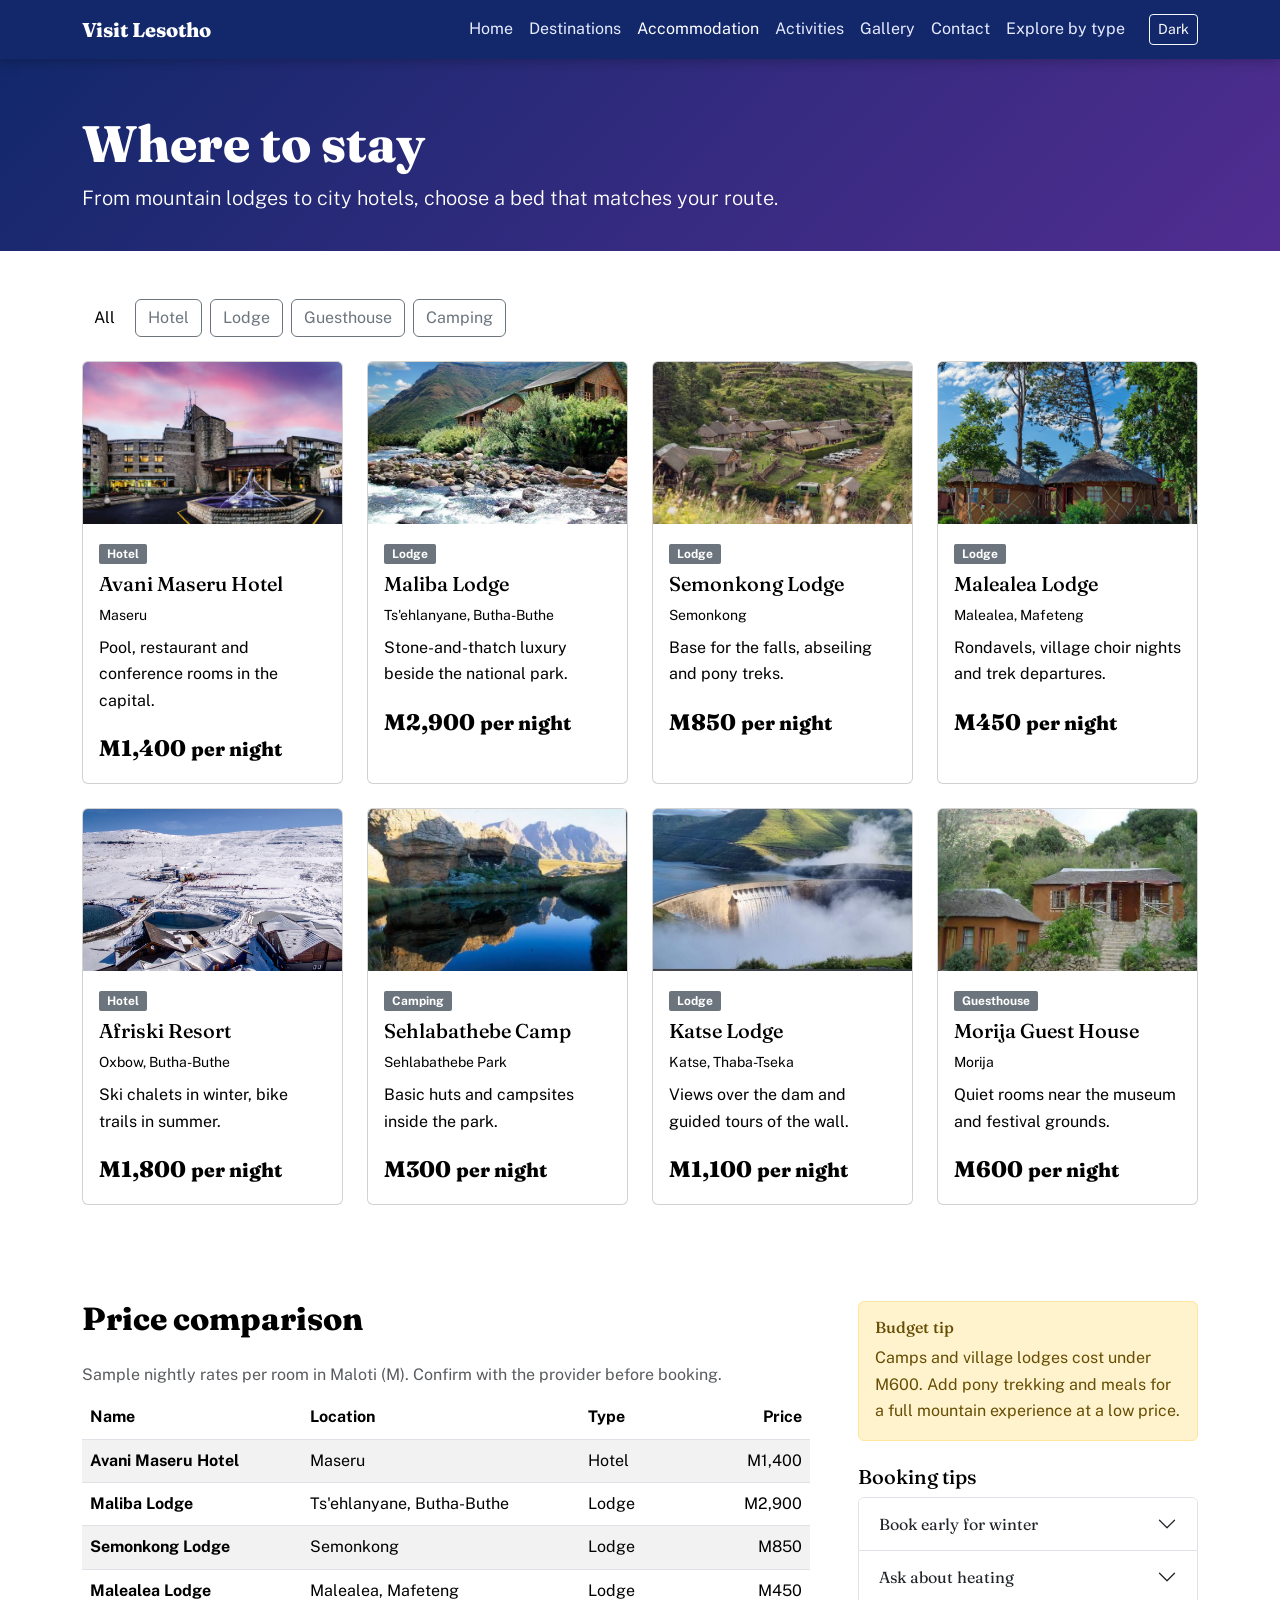
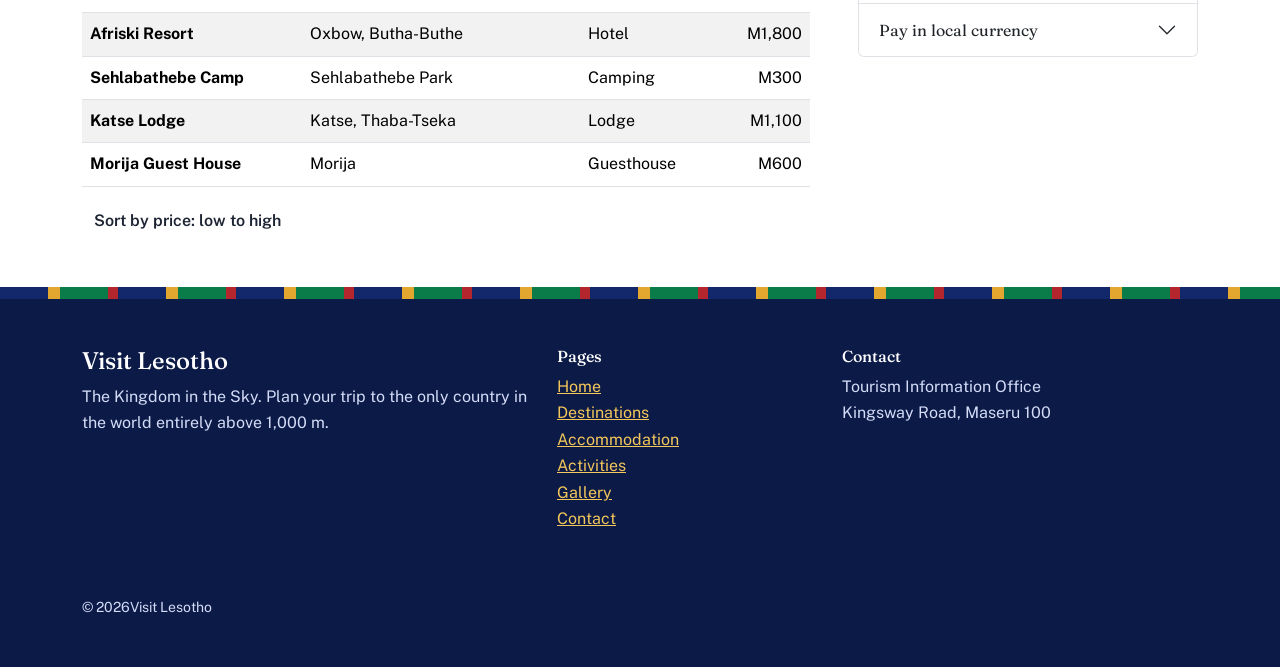
<file: accommodation.html>
<!doctype html>
<html lang="en">
  <head>
    <meta charset="utf-8" />
    <meta name="viewport" content="width=device-width, initial-scale=1" />
    <title>Accommodation | Visit Lesotho</title>
    <meta
      name="description"
      content="Hotels, lodges, guesthouses and camps across Lesotho with sample prices."
    />
    <script src="js/theme.js"></script>
    <link
      href="https://cdn.jsdelivr.net/npm/bootstrap@5.3.3/dist/css/bootstrap.min.css"
      rel="stylesheet"
    />
    <link
      href="https://fonts.googleapis.com/css2?family=Fraunces:opsz,wght@9..144,800&family=Public+Sans:wght@400;600&display=swap"
      rel="stylesheet"
    />
    <link href="css/accommodation.css" rel="stylesheet" />
  </head>
  <body>
    <a class="skip-link" href="#main">Skip to content</a>
    <header class="site-header">
      <nav class="navbar navbar-expand-lg navbar-dark" aria-label="Main navigation">
        <div class="container">
          <a class="navbar-brand" href="index.html">Visit <span>Lesotho</span></a>
          <button
            class="navbar-toggler"
            type="button"
            data-bs-toggle="collapse"
            data-bs-target="#menu"
            aria-controls="menu"
            aria-expanded="false"
            aria-label="Toggle navigation"
          >
            <span class="navbar-toggler-icon"></span>
          </button>
          <div class="collapse navbar-collapse" id="menu">
            <ul class="navbar-nav ms-auto align-items-lg-center">
              <li class="nav-item"><a class="nav-link" href="index.html">Home</a></li>
              <li class="nav-item">
                <a class="nav-link" href="destinations.html">Destinations</a>
              </li>
              <li class="nav-item">
                <a class="nav-link active" href="accommodation.html" aria-current="page"
                  >Accommodation</a
                >
              </li>
              <li class="nav-item"><a class="nav-link" href="activities.html">Activities</a></li>
              <li class="nav-item"><a class="nav-link" href="gallery.html">Gallery</a></li>
              <li class="nav-item"><a class="nav-link" href="contact.html">Contact</a></li>
              <li class="nav-item dropdown">
                <a
                  class="nav-link dropdown-toggle"
                  href="#"
                  role="button"
                  data-bs-toggle="dropdown"
                  aria-expanded="false"
                  >Explore by type</a
                >
                <ul class="dropdown-menu dropdown-menu-end">
                  <li><a class="dropdown-item" href="destinations.html?cat=Nature">Nature</a></li>
                  <li>
                    <a class="dropdown-item" href="destinations.html?cat=Heritage">Heritage</a>
                  </li>
                  <li><a class="dropdown-item" href="destinations.html?cat=Culture">Culture</a></li>
                  <li>
                    <a class="dropdown-item" href="destinations.html?cat=Adventure">Adventure</a>
                  </li>
                </ul>
              </li>
              <li class="nav-item">
                <span id="navUser" class="badge text-bg-warning ms-lg-2 d-none"></span>
              </li>
              <li class="nav-item">
                <button
                  id="themeBtn"
                  class="btn btn-sm btn-outline-light ms-lg-3 my-2 my-lg-0"
                  type="button"
                  aria-pressed="false"
                >
                  Dark
                </button>
              </li>
            </ul>
          </div>
        </div>
      </nav>
    </header>
    <main id="main">
      <section class="page-title">
        <div class="container">
          <h1>Where to stay</h1>
          <p class="lead mb-0">
            From mountain lodges to city hotels, choose a bed that matches your route.
          </p>
        </div>
      </section>
      <section>
        <div class="container">
          <div
            class="d-flex flex-wrap gap-2 mb-4"
            id="typeFilter"
            role="group"
            aria-label="Filter by accommodation type"
          >
            <button class="btn btn-brand active" data-type="All" type="button">All</button
            ><button class="btn btn-outline-secondary" data-type="Hotel" type="button">Hotel</button
            ><button class="btn btn-outline-secondary" data-type="Lodge" type="button">Lodge</button
            ><button class="btn btn-outline-secondary" data-type="Guesthouse" type="button">
              Guesthouse</button
            ><button class="btn btn-outline-secondary" data-type="Camping" type="button">
              Camping
            </button>
          </div>
          <div class="row g-4" id="lodges">
            <div class="col-sm-6 col-xl-3" data-type="Hotel">
              <article class="card h-100">
                <img
                  src="avani hotel.avif"
                  alt="Illustrated landscape near Avani Maseru Hotel"
                  loading="lazy"
                />
                <div class="card-body">
                  <span class="badge text-bg-secondary mb-2">Hotel</span>
                  <h3 class="h5">Avani Maseru Hotel</h3>
                  <p class="small muted mb-2">Maseru</p>
                  <p>Pool, restaurant and conference rooms in the capital.</p>
                  <p class="price mb-0">M1,400 <small class="muted">per night</small></p>
                </div>
              </article>
            </div>
            <div class="col-sm-6 col-xl-3" data-type="Lodge">
              <article class="card h-100">
                <img
                  src="maliba lodge.jpg"
                  alt="Illustrated landscape near Maliba Lodge"
                  loading="lazy"
                />
                <div class="card-body">
                  <span class="badge text-bg-secondary mb-2">Lodge</span>
                  <h3 class="h5">Maliba Lodge</h3>
                  <p class="small muted mb-2">Ts'ehlanyane, Butha-Buthe</p>
                  <p>Stone-and-thatch luxury beside the national park.</p>
                  <p class="price mb-0">M2,900 <small class="muted">per night</small></p>
                </div>
              </article>
            </div>
            <div class="col-sm-6 col-xl-3" data-type="Lodge">
              <article class="card h-100">
                <img
                  src="semonkong lodge.jpg"
                  alt="Illustrated landscape near Semonkong Lodge"
                  loading="lazy"
                />
                <div class="card-body">
                  <span class="badge text-bg-secondary mb-2">Lodge</span>
                  <h3 class="h5">Semonkong Lodge</h3>
                  <p class="small muted mb-2">Semonkong</p>
                  <p>Base for the falls, abseiling and pony treks.</p>
                  <p class="price mb-0">M850 <small class="muted">per night</small></p>
                </div>
              </article>
            </div>
            <div class="col-sm-6 col-xl-3" data-type="Lodge">
              <article class="card h-100">
                <img
                  src="malealea-lodge.jpg"
                  alt="Illustrated landscape near Malealea Lodge"
                  loading="lazy"
                />
                <div class="card-body">
                  <span class="badge text-bg-secondary mb-2">Lodge</span>
                  <h3 class="h5">Malealea Lodge</h3>
                  <p class="small muted mb-2">Malealea, Mafeteng</p>
                  <p>Rondavels, village choir nights and trek departures.</p>
                  <p class="price mb-0">M450 <small class="muted">per night</small></p>
                </div>
              </article>
            </div>
            <div class="col-sm-6 col-xl-3" data-type="Hotel">
              <article class="card h-100">
                <img
                  src="afriski.jpg"
                  alt="Illustrated landscape near Afriski Resort"
                  loading="lazy"
                />
                <div class="card-body">
                  <span class="badge text-bg-secondary mb-2">Hotel</span>
                  <h3 class="h5">Afriski Resort</h3>
                  <p class="small muted mb-2">Oxbow, Butha-Buthe</p>
                  <p>Ski chalets in winter, bike trails in summer.</p>
                  <p class="price mb-0">M1,800 <small class="muted">per night</small></p>
                </div>
              </article>
            </div>
            <div class="col-sm-6 col-xl-3" data-type="Camping">
              <article class="card h-100">
                <img
                  src="sehlabathebe.jpg"
                  alt="Illustrated landscape near Sehlabathebe Camp"
                  loading="lazy"
                />
                <div class="card-body">
                  <span class="badge text-bg-secondary mb-2">Camping</span>
                  <h3 class="h5">Sehlabathebe Camp</h3>
                  <p class="small muted mb-2">Sehlabathebe Park</p>
                  <p>Basic huts and campsites inside the park.</p>
                  <p class="price mb-0">M300 <small class="muted">per night</small></p>
                </div>
              </article>
            </div>
            <div class="col-sm-6 col-xl-3" data-type="Lodge">
              <article class="card h-100">
                <img
                  src="katse dam.jpg"
                  alt="Illustrated landscape near Katse Lodge"
                  loading="lazy"
                />
                <div class="card-body">
                  <span class="badge text-bg-secondary mb-2">Lodge</span>
                  <h3 class="h5">Katse Lodge</h3>
                  <p class="small muted mb-2">Katse, Thaba-Tseka</p>
                  <p>Views over the dam and guided tours of the wall.</p>
                  <p class="price mb-0">M1,100 <small class="muted">per night</small></p>
                </div>
              </article>
            </div>
            <div class="col-sm-6 col-xl-3" data-type="Guesthouse">
              <article class="card h-100">
                <img
                  src="morija guest house.jpg"
                  alt="Illustrated landscape near Morija Guest House"
                  loading="lazy"
                />
                <div class="card-body">
                  <span class="badge text-bg-secondary mb-2">Guesthouse</span>
                  <h3 class="h5">Morija Guest House</h3>
                  <p class="small muted mb-2">Morija</p>
                  <p>Quiet rooms near the museum and festival grounds.</p>
                  <p class="price mb-0">M600 <small class="muted">per night</small></p>
                </div>
              </article>
            </div>
          </div>
        </div>
      </section>
      <section>
        <div class="container">
          <div class="row g-5">
            <article class="col-lg-8">
              <h2 class="mb-3">Price comparison</h2>
              <div class="table-responsive">
                <table class="table table-striped align-middle" id="priceTable">
                  <caption>
                    Sample nightly rates per room in Maloti (M). Confirm with the provider before
                    booking.
                  </caption>
                  <thead>
                    <tr>
                      <th scope="col">Name</th>
                      <th scope="col">Location</th>
                      <th scope="col">Type</th>
                      <th scope="col" class="text-end">Price</th>
                    </tr>
                  </thead>
                  <tbody>
                    <tr data-type="Hotel" data-price="1400">
                      <th scope="row">Avani Maseru Hotel</th>
                      <td>Maseru</td>
                      <td>Hotel</td>
                      <td class="text-end">M1,400</td>
                    </tr>
                    <tr data-type="Lodge" data-price="2900">
                      <th scope="row">Maliba Lodge</th>
                      <td>Ts'ehlanyane, Butha-Buthe</td>
                      <td>Lodge</td>
                      <td class="text-end">M2,900</td>
                    </tr>
                    <tr data-type="Lodge" data-price="850">
                      <th scope="row">Semonkong Lodge</th>
                      <td>Semonkong</td>
                      <td>Lodge</td>
                      <td class="text-end">M850</td>
                    </tr>
                    <tr data-type="Lodge" data-price="450">
                      <th scope="row">Malealea Lodge</th>
                      <td>Malealea, Mafeteng</td>
                      <td>Lodge</td>
                      <td class="text-end">M450</td>
                    </tr>
                    <tr data-type="Hotel" data-price="1800">
                      <th scope="row">Afriski Resort</th>
                      <td>Oxbow, Butha-Buthe</td>
                      <td>Hotel</td>
                      <td class="text-end">M1,800</td>
                    </tr>
                    <tr data-type="Camping" data-price="300">
                      <th scope="row">Sehlabathebe Camp</th>
                      <td>Sehlabathebe Park</td>
                      <td>Camping</td>
                      <td class="text-end">M300</td>
                    </tr>
                    <tr data-type="Lodge" data-price="1100">
                      <th scope="row">Katse Lodge</th>
                      <td>Katse, Thaba-Tseka</td>
                      <td>Lodge</td>
                      <td class="text-end">M1,100</td>
                    </tr>
                    <tr data-type="Guesthouse" data-price="600">
                      <th scope="row">Morija Guest House</th>
                      <td>Morija</td>
                      <td>Guesthouse</td>
                      <td class="text-end">M600</td>
                    </tr>
                  </tbody>
                </table>
              </div>
              <button id="sortPrice" class="btn btn-straw" type="button">
                Sort by price: low to high
              </button>
            </article>
            <aside class="col-lg-4">
              <div class="alert alert-warning" role="note">
                <h3 class="h6">Budget tip</h3>
                Camps and village lodges cost under M600. Add pony trekking and meals for a full
                mountain experience at a low price.
              </div>
              <h3 class="h5 mt-4">Booking tips</h3>
              <div class="accordion" id="tips">
                <div class="accordion-item">
                  <h3 class="accordion-header">
                    <button
                      class="accordion-button collapsed"
                      type="button"
                      data-bs-toggle="collapse"
                      data-bs-target="#t0"
                      aria-expanded="false"
                      aria-controls="t0"
                    >
                      Book early for winter
                    </button>
                  </h3>
                  <div id="t0" class="accordion-collapse collapse" data-bs-parent="#tips">
                    <div class="accordion-body">
                      Afriski and the lodges near Sani Pass fill up from June to August. Reserve at
                      least a month ahead.
                    </div>
                  </div>
                </div>
                <div class="accordion-item">
                  <h3 class="accordion-header">
                    <button
                      class="accordion-button collapsed"
                      type="button"
                      data-bs-toggle="collapse"
                      data-bs-target="#t1"
                      aria-expanded="false"
                      aria-controls="t1"
                    >
                      Ask about heating
                    </button>
                  </h3>
                  <div id="t1" class="accordion-collapse collapse" data-bs-parent="#tips">
                    <div class="accordion-body">
                      Nights are cold all year. Confirm that rooms have heaters or fireplaces, and
                      bring a warm sleeping bag for camps.
                    </div>
                  </div>
                </div>
                <div class="accordion-item">
                  <h3 class="accordion-header">
                    <button
                      class="accordion-button collapsed"
                      type="button"
                      data-bs-toggle="collapse"
                      data-bs-target="#t2"
                      aria-expanded="false"
                      aria-controls="t2"
                    >
                      Pay in local currency
                    </button>
                  </h3>
                  <div id="t2" class="accordion-collapse collapse" data-bs-parent="#tips">
                    <div class="accordion-body">
                      Small lodges prefer cash in Maloti or rand. Card machines can fail in remote
                      areas.
                    </div>
                  </div>
                </div>
              </div>
            </aside>
          </div>
        </div>
      </section>
    </main>
    <footer class="site-footer">
      <div class="blanket"></div>
      <div class="container py-5">
        <div class="row g-4">
          <div class="col-md-5">
            <h2 class="h4 text-white">Visit Lesotho</h2>
            <p>
              The Kingdom in the Sky. Plan your trip to the only country in the world entirely above
              1,000 m.
            </p>
          </div>
          <div class="col-6 col-md-3">
            <h3 class="h6 text-white">Pages</h3>
            <ul class="list-unstyled">
              <li><a href="index.html">Home</a></li>
              <li><a href="destinations.html">Destinations</a></li>
              <li><a href="accommodation.html">Accommodation</a></li>
              <li><a href="activities.html">Activities</a></li>
              <li><a href="gallery.html">Gallery</a></li>
              <li><a href="contact.html">Contact</a></li>
            </ul>
          </div>
          <div class="col-6 col-md-4">
            <h3 class="h6 text-white">Contact</h3>
            <address class="mb-0">
              Tourism Information Office<br />Kingsway Road, Maseru 100<br /><a>
            </address>
          </div>
        </div>
        <p class="small mt-4 mb-0">
          &copy; <span id="year"></span>Visit Lesotho</p>
      </div>
    </footer>
    <button id="toTop" class="btn btn-straw" type="button" aria-label="Back to top" hidden>
      Top
    </button>
    <script src="https://cdn.jsdelivr.net/npm/bootstrap@5.3.3/dist/js/bootstrap.bundle.min.js"></script>
    <script src="js/main.js"></script>
    <script src="js/accommodation.js"></script>
  </body>
</html>
</file>
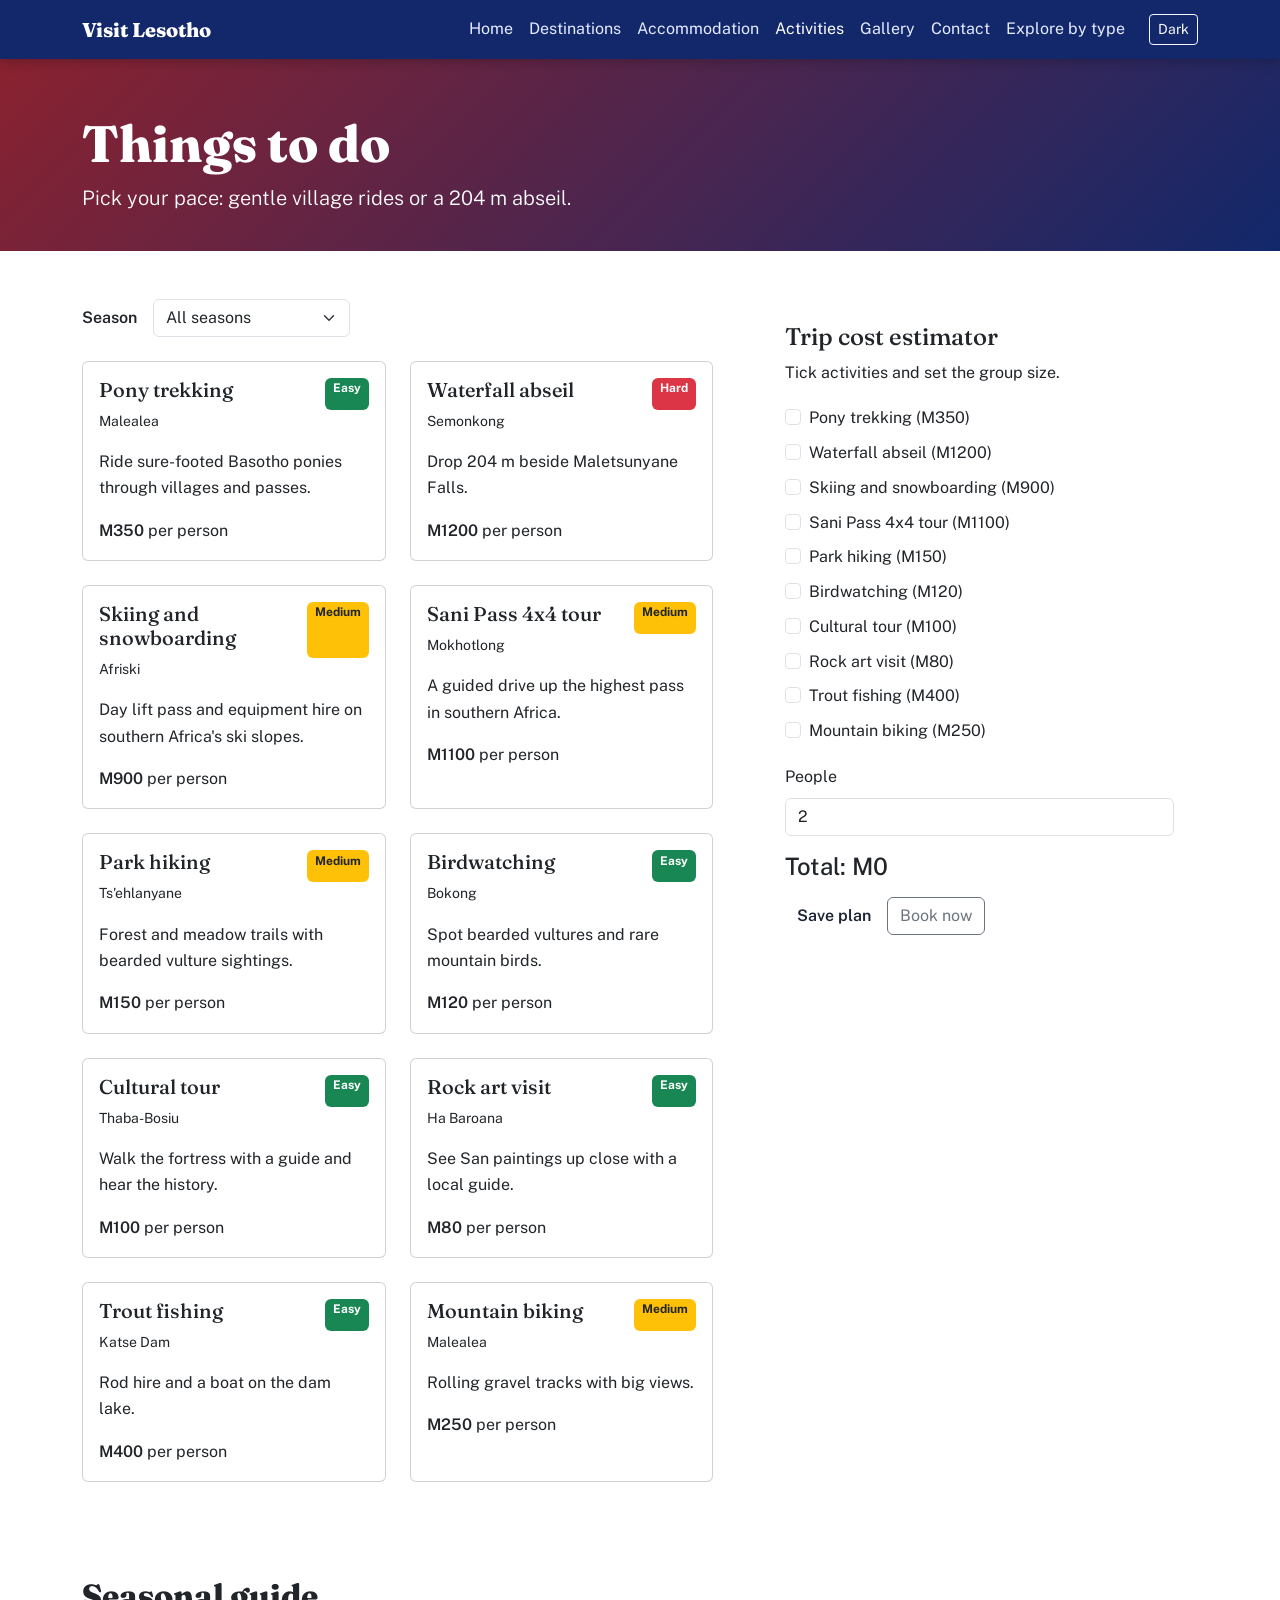
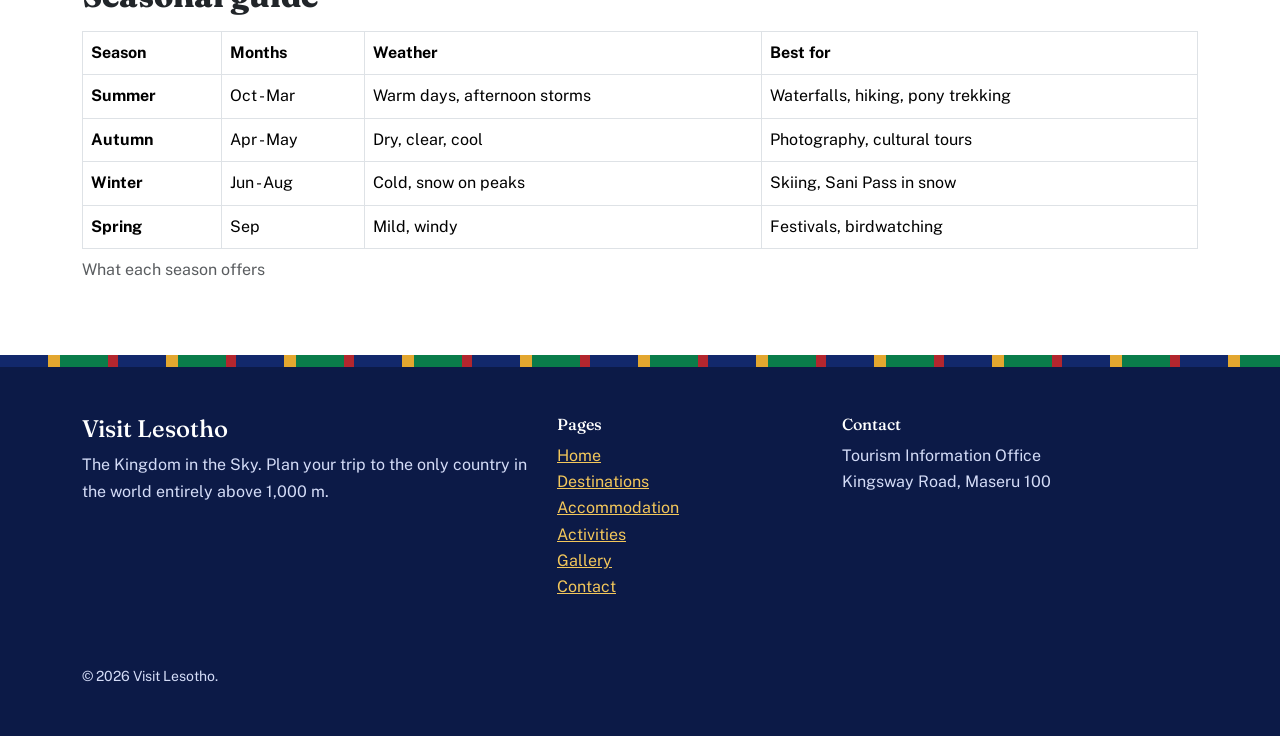
<file: activities.html>
<!doctype html>
<html lang="en">
  <head>
    <meta charset="utf-8" />
    <meta name="viewport" content="width=device-width, initial-scale=1" />
    <title>Activities | Visit Lesotho</title>
    <meta
      name="description"
      content="Pony trekking, abseiling, skiing, hiking and cultural tours in Lesotho with a trip cost estimator."
    />
    <script src="js/theme.js"></script>
    <link
      href="https://cdn.jsdelivr.net/npm/bootstrap@5.3.3/dist/css/bootstrap.min.css"
      rel="stylesheet"
    />
    <link
      href="https://fonts.googleapis.com/css2?family=Fraunces:opsz,wght@9..144,800&family=Public+Sans:wght@400;600&display=swap"
      rel="stylesheet"
    />
    <link href="css/activities.css" rel="stylesheet" />
  </head>
  <body>
    <a class="skip-link" href="#main">Skip to content</a>
    <header class="site-header">
      <nav class="navbar navbar-expand-lg navbar-dark" aria-label="Main navigation">
        <div class="container">
          <a class="navbar-brand" href="index.html">Visit <span>Lesotho</span></a>
          <button
            class="navbar-toggler"
            type="button"
            data-bs-toggle="collapse"
            data-bs-target="#menu"
            aria-controls="menu"
            aria-expanded="false"
            aria-label="Toggle navigation"
          >
            <span class="navbar-toggler-icon"></span>
          </button>
          <div class="collapse navbar-collapse" id="menu">
            <ul class="navbar-nav ms-auto align-items-lg-center">
              <li class="nav-item"><a class="nav-link" href="index.html">Home</a></li>
              <li class="nav-item">
                <a class="nav-link" href="destinations.html">Destinations</a>
              </li>
              <li class="nav-item">
                <a class="nav-link" href="accommodation.html">Accommodation</a>
              </li>
              <li class="nav-item">
                <a class="nav-link active" href="activities.html" aria-current="page">Activities</a>
              </li>
              <li class="nav-item"><a class="nav-link" href="gallery.html">Gallery</a></li>
              <li class="nav-item"><a class="nav-link" href="contact.html">Contact</a></li>
              <li class="nav-item dropdown">
                <a
                  class="nav-link dropdown-toggle"
                  href="#"
                  role="button"
                  data-bs-toggle="dropdown"
                  aria-expanded="false"
                  >Explore by type</a
                >
                <ul class="dropdown-menu dropdown-menu-end">
                  <li><a class="dropdown-item" href="destinations.html?cat=Nature">Nature</a></li>
                  <li>
                    <a class="dropdown-item" href="destinations.html?cat=Heritage">Heritage</a>
                  </li>
                  <li><a class="dropdown-item" href="destinations.html?cat=Culture">Culture</a></li>
                  <li>
                    <a class="dropdown-item" href="destinations.html?cat=Adventure">Adventure</a>
                  </li>
                </ul>
              </li>
              <li class="nav-item">
                <span id="navUser" class="badge text-bg-warning ms-lg-2 d-none"></span>
              </li>
              <li class="nav-item">
                <button
                  id="themeBtn"
                  class="btn btn-sm btn-outline-light ms-lg-3 my-2 my-lg-0"
                  type="button"
                  aria-pressed="false"
                >
                  Dark
                </button>
              </li>
            </ul>
          </div>
        </div>
      </nav>
    </header>
    <main id="main">
      <section class="page-title">
        <div class="container">
          <h1>Things to do</h1>
          <p class="lead mb-0">Pick your pace: gentle village rides or a 204 m abseil.</p>
        </div>
      </section>
      <section>
        <div class="container">
          <div class="row g-5">
            <div class="col-lg-7">
              <div class="d-flex align-items-center gap-3 mb-4">
                <label for="season" class="fw-semibold">Season</label
                ><select id="season" class="form-select w-auto">
                  <option value="all">All seasons</option>
                  <option value="summer">Summer (Oct - Mar)</option>
                  <option value="winter">Winter (Jun - Aug)</option>
                </select>
              </div>
              <div class="row g-4" id="actGrid">
                <div class="col-md-6" data-season="summer winter">
                  <article class="card h-100 act">
                    <div class="card-body">
                      <div class="d-flex justify-content-between">
                        <h3 class="h5">Pony trekking</h3>
                        <span class="badge text-bg-success">Easy</span>
                      </div>
                      <p class="small muted">Malealea</p>
                      <p>Ride sure-footed Basotho ponies through villages and passes.</p>
                      <p class="mb-0 fw-semibold">
                        M350 <span class="muted fw-normal">per person</span>
                      </p>
                    </div>
                  </article>
                </div>
                <div class="col-md-6" data-season="summer">
                  <article class="card h-100 act">
                    <div class="card-body">
                      <div class="d-flex justify-content-between">
                        <h3 class="h5">Waterfall abseil</h3>
                        <span class="badge text-bg-danger">Hard</span>
                      </div>
                      <p class="small muted">Semonkong</p>
                      <p>Drop 204 m beside Maletsunyane Falls.</p>
                      <p class="mb-0 fw-semibold">
                        M1200 <span class="muted fw-normal">per person</span>
                      </p>
                    </div>
                  </article>
                </div>
                <div class="col-md-6" data-season="winter">
                  <article class="card h-100 act">
                    <div class="card-body">
                      <div class="d-flex justify-content-between">
                        <h3 class="h5">Skiing and snowboarding</h3>
                        <span class="badge text-bg-warning text-dark">Medium</span>
                      </div>
                      <p class="small muted">Afriski</p>
                      <p>Day lift pass and equipment hire on southern Africa's ski slopes.</p>
                      <p class="mb-0 fw-semibold">
                        M900 <span class="muted fw-normal">per person</span>
                      </p>
                    </div>
                  </article>
                </div>
                <div class="col-md-6" data-season="summer winter">
                  <article class="card h-100 act">
                    <div class="card-body">
                      <div class="d-flex justify-content-between">
                        <h3 class="h5">Sani Pass 4x4 tour</h3>
                        <span class="badge text-bg-warning text-dark">Medium</span>
                      </div>
                      <p class="small muted">Mokhotlong</p>
                      <p>A guided drive up the highest pass in southern Africa.</p>
                      <p class="mb-0 fw-semibold">
                        M1100 <span class="muted fw-normal">per person</span>
                      </p>
                    </div>
                  </article>
                </div>
                <div class="col-md-6" data-season="summer">
                  <article class="card h-100 act">
                    <div class="card-body">
                      <div class="d-flex justify-content-between">
                        <h3 class="h5">Park hiking</h3>
                        <span class="badge text-bg-warning text-dark">Medium</span>
                      </div>
                      <p class="small muted">Ts'ehlanyane</p>
                      <p>Forest and meadow trails with bearded vulture sightings.</p>
                      <p class="mb-0 fw-semibold">
                        M150 <span class="muted fw-normal">per person</span>
                      </p>
                    </div>
                  </article>
                </div>
                <div class="col-md-6" data-season="summer">
                  <article class="card h-100 act">
                    <div class="card-body">
                      <div class="d-flex justify-content-between">
                        <h3 class="h5">Birdwatching</h3>
                        <span class="badge text-bg-success">Easy</span>
                      </div>
                      <p class="small muted">Bokong</p>
                      <p>Spot bearded vultures and rare mountain birds.</p>
                      <p class="mb-0 fw-semibold">
                        M120 <span class="muted fw-normal">per person</span>
                      </p>
                    </div>
                  </article>
                </div>
                <div class="col-md-6" data-season="summer winter">
                  <article class="card h-100 act">
                    <div class="card-body">
                      <div class="d-flex justify-content-between">
                        <h3 class="h5">Cultural tour</h3>
                        <span class="badge text-bg-success">Easy</span>
                      </div>
                      <p class="small muted">Thaba-Bosiu</p>
                      <p>Walk the fortress with a guide and hear the history.</p>
                      <p class="mb-0 fw-semibold">
                        M100 <span class="muted fw-normal">per person</span>
                      </p>
                    </div>
                  </article>
                </div>
                <div class="col-md-6" data-season="summer winter">
                  <article class="card h-100 act">
                    <div class="card-body">
                      <div class="d-flex justify-content-between">
                        <h3 class="h5">Rock art visit</h3>
                        <span class="badge text-bg-success">Easy</span>
                      </div>
                      <p class="small muted">Ha Baroana</p>
                      <p>See San paintings up close with a local guide.</p>
                      <p class="mb-0 fw-semibold">
                        M80 <span class="muted fw-normal">per person</span>
                      </p>
                    </div>
                  </article>
                </div>
                <div class="col-md-6" data-season="summer">
                  <article class="card h-100 act">
                    <div class="card-body">
                      <div class="d-flex justify-content-between">
                        <h3 class="h5">Trout fishing</h3>
                        <span class="badge text-bg-success">Easy</span>
                      </div>
                      <p class="small muted">Katse Dam</p>
                      <p>Rod hire and a boat on the dam lake.</p>
                      <p class="mb-0 fw-semibold">
                        M400 <span class="muted fw-normal">per person</span>
                      </p>
                    </div>
                  </article>
                </div>
                <div class="col-md-6" data-season="summer">
                  <article class="card h-100 act">
                    <div class="card-body">
                      <div class="d-flex justify-content-between">
                        <h3 class="h5">Mountain biking</h3>
                        <span class="badge text-bg-warning text-dark">Medium</span>
                      </div>
                      <p class="small muted">Malealea</p>
                      <p>Rolling gravel tracks with big views.</p>
                      <p class="mb-0 fw-semibold">
                        M250 <span class="muted fw-normal">per person</span>
                      </p>
                    </div>
                  </article>
                </div>
              </div>
            </div>
            <aside class="col-lg-5" aria-labelledby="estH">
              <div class="estimator">
                <h2 id="estH" class="h4">Trip cost estimator</h2>
                <p class="muted">Tick activities and set the group size.</p>
                <div class="form-check">
                  <input
                    class="form-check-input est"
                    type="checkbox"
                    id="e0"
                    data-price="350"
                    data-name="Pony trekking"
                  /><label class="form-check-label" for="e0"
                    >Pony trekking <span class="muted">(M350)</span></label
                  >
                </div>
                <div class="form-check">
                  <input
                    class="form-check-input est"
                    type="checkbox"
                    id="e1"
                    data-price="1200"
                    data-name="Waterfall abseil"
                  /><label class="form-check-label" for="e1"
                    >Waterfall abseil <span class="muted">(M1200)</span></label
                  >
                </div>
                <div class="form-check">
                  <input
                    class="form-check-input est"
                    type="checkbox"
                    id="e2"
                    data-price="900"
                    data-name="Skiing and snowboarding"
                  /><label class="form-check-label" for="e2"
                    >Skiing and snowboarding <span class="muted">(M900)</span></label
                  >
                </div>
                <div class="form-check">
                  <input
                    class="form-check-input est"
                    type="checkbox"
                    id="e3"
                    data-price="1100"
                    data-name="Sani Pass 4x4 tour"
                  /><label class="form-check-label" for="e3"
                    >Sani Pass 4x4 tour <span class="muted">(M1100)</span></label
                  >
                </div>
                <div class="form-check">
                  <input
                    class="form-check-input est"
                    type="checkbox"
                    id="e4"
                    data-price="150"
                    data-name="Park hiking"
                  /><label class="form-check-label" for="e4"
                    >Park hiking <span class="muted">(M150)</span></label
                  >
                </div>
                <div class="form-check">
                  <input
                    class="form-check-input est"
                    type="checkbox"
                    id="e5"
                    data-price="120"
                    data-name="Birdwatching"
                  /><label class="form-check-label" for="e5"
                    >Birdwatching <span class="muted">(M120)</span></label
                  >
                </div>
                <div class="form-check">
                  <input
                    class="form-check-input est"
                    type="checkbox"
                    id="e6"
                    data-price="100"
                    data-name="Cultural tour"
                  /><label class="form-check-label" for="e6"
                    >Cultural tour <span class="muted">(M100)</span></label
                  >
                </div>
                <div class="form-check">
                  <input
                    class="form-check-input est"
                    type="checkbox"
                    id="e7"
                    data-price="80"
                    data-name="Rock art visit"
                  /><label class="form-check-label" for="e7"
                    >Rock art visit <span class="muted">(M80)</span></label
                  >
                </div>
                <div class="form-check">
                  <input
                    class="form-check-input est"
                    type="checkbox"
                    id="e8"
                    data-price="400"
                    data-name="Trout fishing"
                  /><label class="form-check-label" for="e8"
                    >Trout fishing <span class="muted">(M400)</span></label
                  >
                </div>
                <div class="form-check">
                  <input
                    class="form-check-input est"
                    type="checkbox"
                    id="e9"
                    data-price="250"
                    data-name="Mountain biking"
                  /><label class="form-check-label" for="e9"
                    >Mountain biking <span class="muted">(M250)</span></label
                  >
                </div>
                <div class="my-3">
                  <label class="form-label" for="people">People</label
                  ><input
                    id="people"
                    type="number"
                    class="form-control"
                    min="1"
                    max="20"
                    value="2"
                  />
                </div>
                <p class="h4 mb-3">Total: <span id="total">M0</span></p>
                <button id="savePlan" class="btn btn-straw" type="button">Save plan</button>
                <a class="btn btn-outline-secondary" href="contact.html">Book now</a>
                <div id="planMsg" class="mt-3" role="status"></div>
              </div>
            </aside>
          </div>
        </div>
      </section>
      <section>
        <div class="container">
          <h2 class="mb-3">Seasonal guide</h2>
          <div class="table-responsive">
            <table class="table table-bordered">
              <caption>
                What each season offers
              </caption>
              <thead>
                <tr>
                  <th scope="col">Season</th>
                  <th scope="col">Months</th>
                  <th scope="col">Weather</th>
                  <th scope="col">Best for</th>
                </tr>
              </thead>
              <tbody>
                <tr>
                  <th scope="row">Summer</th>
                  <td>Oct - Mar</td>
                  <td>Warm days, afternoon storms</td>
                  <td>Waterfalls, hiking, pony trekking</td>
                </tr>
                <tr>
                  <th scope="row">Autumn</th>
                  <td>Apr - May</td>
                  <td>Dry, clear, cool</td>
                  <td>Photography, cultural tours</td>
                </tr>
                <tr>
                  <th scope="row">Winter</th>
                  <td>Jun - Aug</td>
                  <td>Cold, snow on peaks</td>
                  <td>Skiing, Sani Pass in snow</td>
                </tr>
                <tr>
                  <th scope="row">Spring</th>
                  <td>Sep</td>
                  <td>Mild, windy</td>
                  <td>Festivals, birdwatching</td>
                </tr>
              </tbody>
            </table>
          </div>
        </div>
      </section>
    </main>
    <!-- Footer -->
    <footer class="site-footer">
      <div class="blanket"></div>
      <div class="container py-5">
        <div class="row g-4">
          <div class="col-md-5">
            <h2 class="h4 text-white">Visit Lesotho</h2>
            <p>
              The Kingdom in the Sky. Plan your trip to the only country in the world entirely above
              1,000 m.
            </p>
          </div>
          <div class="col-6 col-md-3">
            <h3 class="h6 text-white">Pages</h3>
            <ul class="list-unstyled">
              <li><a href="index.html">Home</a></li>
              <li><a href="destinations.html">Destinations</a></li>
              <li><a href="accommodation.html">Accommodation</a></li>
              <li><a href="activities.html">Activities</a></li>
              <li><a href="gallery.html">Gallery</a></li>
              <li><a href="contact.html">Contact</a></li>
            </ul>
          </div>
          <div class="col-6 col-md-4">
            <h3 class="h6 text-white">Contact</h3>
            <address class="mb-0">
              Tourism Information Office<br />Kingsway Road, Maseru 100<br /><a>
            </address>
          </div>
        </div>
        <p class="small mt-4 mb-0">
          &copy; <span id="year"></span> Visit Lesotho.</p>
      </div>
    </footer>
    <button id="toTop" class="btn btn-straw" type="button" aria-label="Back to top" hidden>
      Top
    </button>
    <script src="https://cdn.jsdelivr.net/npm/bootstrap@5.3.3/dist/js/bootstrap.bundle.min.js"></script>
    <script src="js/main.js"></script>
    <script src="js/activities.js"></script>
  </body>
</html>
</file>
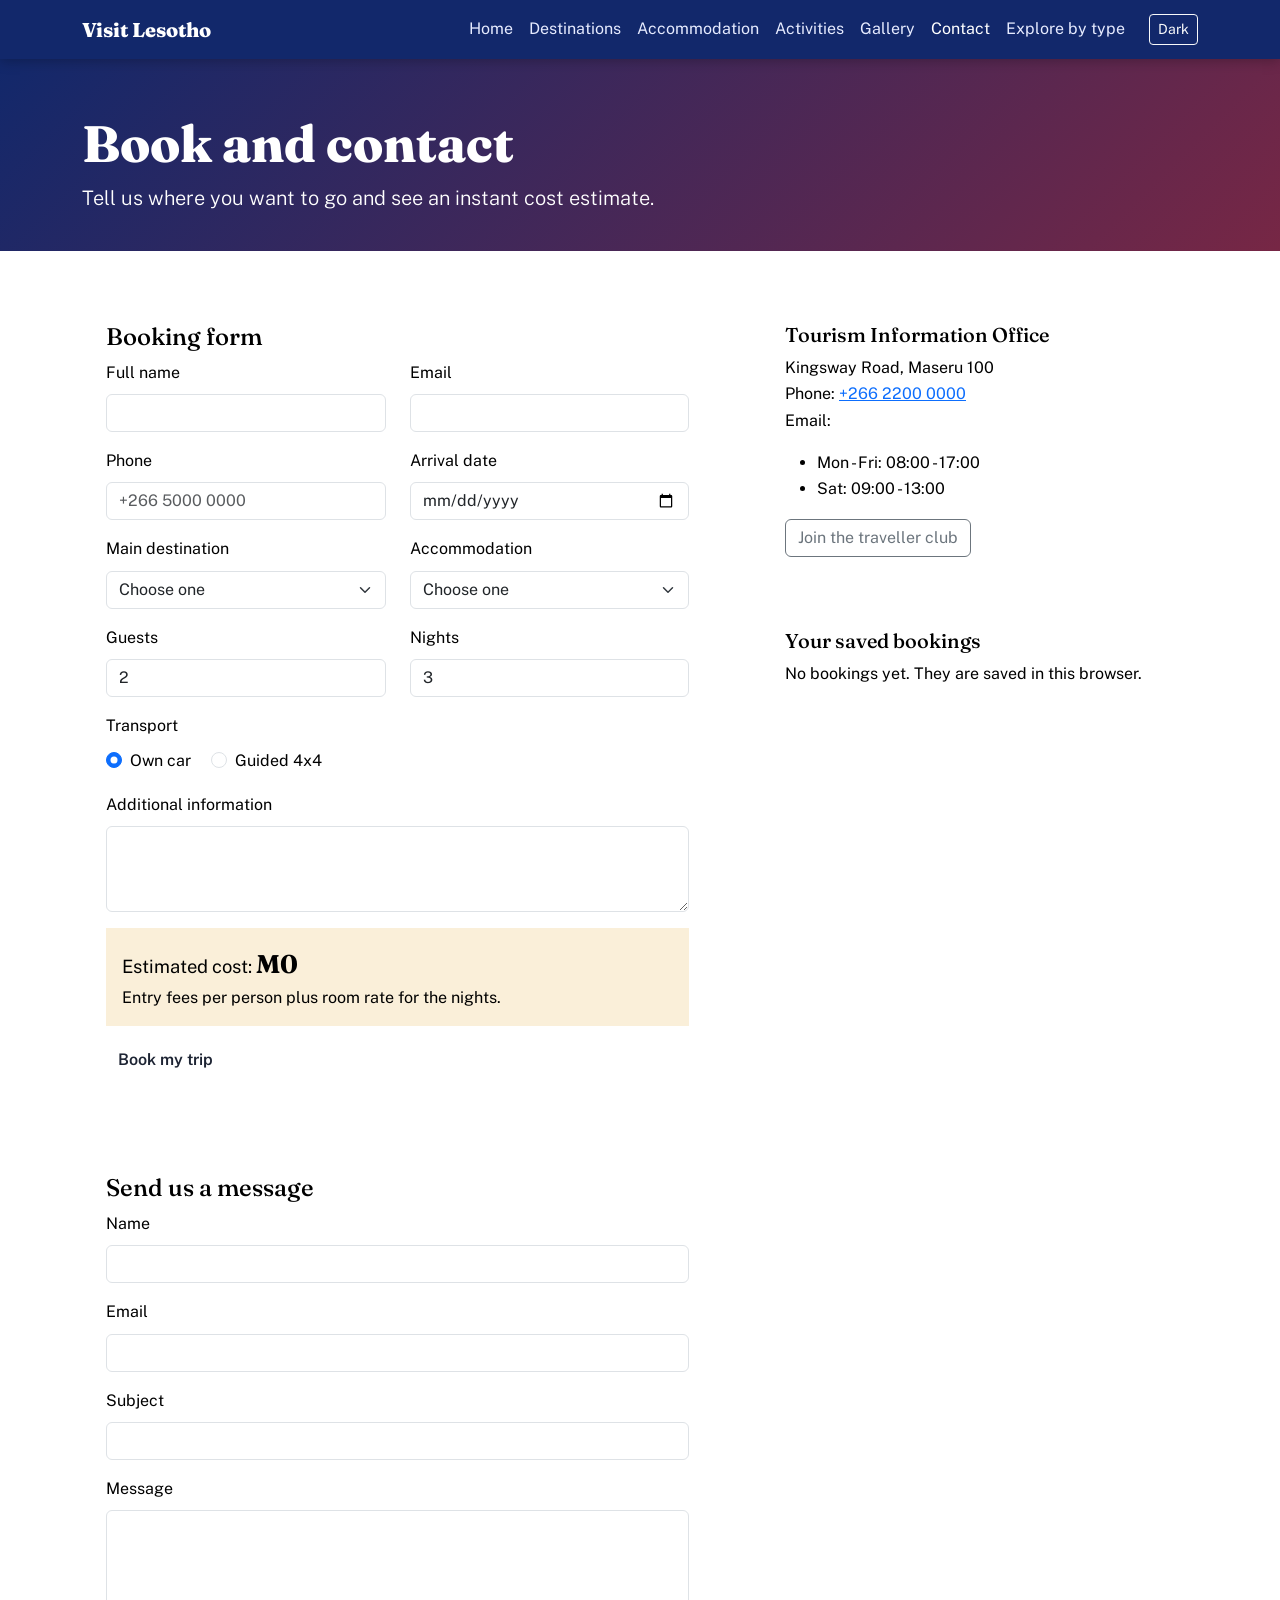
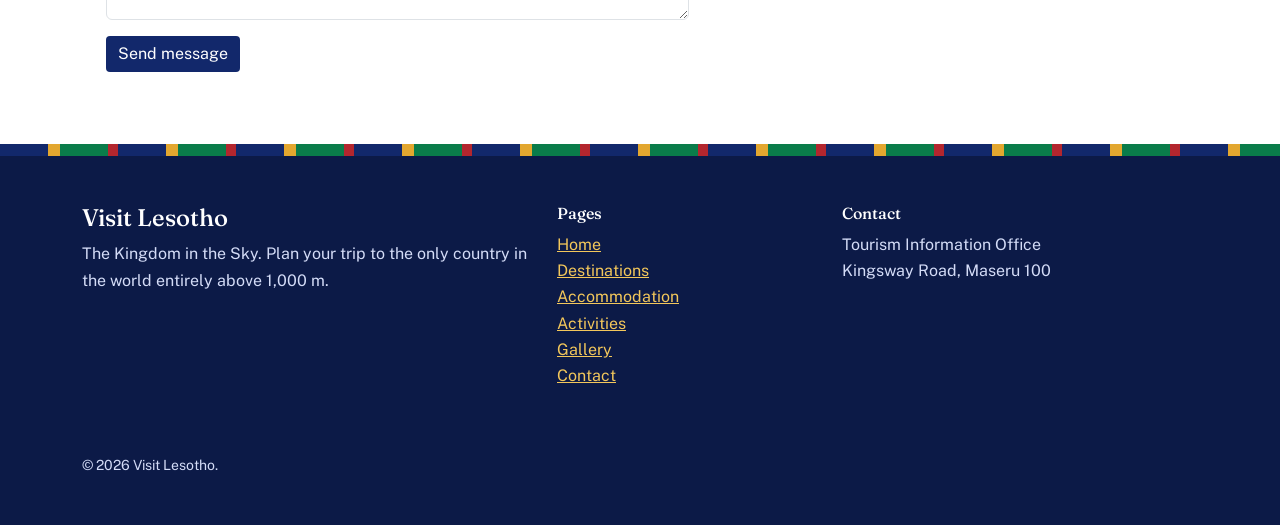
<file: contact.html>
<!doctype html>
<html lang="en">
  <head>
    <meta charset="utf-8" />
    <meta name="viewport" content="width=device-width, initial-scale=1" />
    <title>Contact and Booking | Visit Lesotho</title>
    <meta
      name="description"
      content="Book your Lesotho trip, send a question or join the traveller club."
    />
    <script src="js/theme.js"></script>
    <link
      href="https://cdn.jsdelivr.net/npm/bootstrap@5.3.3/dist/css/bootstrap.min.css"
      rel="stylesheet"
    />
    <link
      href="https://fonts.googleapis.com/css2?family=Fraunces:opsz,wght@9..144,800&family=Public+Sans:wght@400;600&display=swap"
      rel="stylesheet"
    />
    <link href="css/contact.css" rel="stylesheet" />
  </head>
  <body>
    <a class="skip-link" href="#main">Skip to content</a>
    <header class="site-header">
      <nav class="navbar navbar-expand-lg navbar-dark" aria-label="Main navigation">
        <div class="container">
          <a class="navbar-brand" href="index.html">Visit <span>Lesotho</span></a>
          <button
            class="navbar-toggler"
            type="button"
            data-bs-toggle="collapse"
            data-bs-target="#menu"
            aria-controls="menu"
            aria-expanded="false"
            aria-label="Toggle navigation"
          >
            <span class="navbar-toggler-icon"></span>
          </button>
          <div class="collapse navbar-collapse" id="menu">
            <ul class="navbar-nav ms-auto align-items-lg-center">
              <li class="nav-item"><a class="nav-link" href="index.html">Home</a></li>
              <li class="nav-item">
                <a class="nav-link" href="destinations.html">Destinations</a>
              </li>
              <li class="nav-item">
                <a class="nav-link" href="accommodation.html">Accommodation</a>
              </li>
              <li class="nav-item"><a class="nav-link" href="activities.html">Activities</a></li>
              <li class="nav-item"><a class="nav-link" href="gallery.html">Gallery</a></li>
              <li class="nav-item">
                <a class="nav-link active" href="contact.html" aria-current="page">Contact</a>
              </li>
              <li class="nav-item dropdown">
                <a
                  class="nav-link dropdown-toggle"
                  href="#"
                  role="button"
                  data-bs-toggle="dropdown"
                  aria-expanded="false"
                  >Explore by type</a
                >
                <ul class="dropdown-menu dropdown-menu-end">
                  <li><a class="dropdown-item" href="destinations.html?cat=Nature">Nature</a></li>
                  <li>
                    <a class="dropdown-item" href="destinations.html?cat=Heritage">Heritage</a>
                  </li>
                  <li><a class="dropdown-item" href="destinations.html?cat=Culture">Culture</a></li>
                  <li>
                    <a class="dropdown-item" href="destinations.html?cat=Adventure">Adventure</a>
                  </li>
                </ul>
              </li>
              <li class="nav-item">
                <span id="navUser" class="badge text-bg-warning ms-lg-2 d-none"></span>
              </li>
              <li class="nav-item">
                <button
                  id="themeBtn"
                  class="btn btn-sm btn-outline-light ms-lg-3 my-2 my-lg-0"
                  type="button"
                  aria-pressed="false"
                >
                  Dark
                </button>
              </li>
            </ul>
          </div>
        </div>
      </nav>
    </header>
    <main id="main">
      <section class="page-title">
        <div class="container">
          <h1>Book and contact</h1>
          <p class="lead mb-0">Tell us where you want to go and see an instant cost estimate.</p>
        </div>
      </section>
      <section>
        <div class="container">
          <div id="planAlert"></div>
          <div class="row g-5">
            <div class="col-lg-7">
              <form data-form="booking" class="panel mb-5" novalidate>
                <h2 class="h4">Booking form</h2>
                <div class="result" role="status"></div>
                <div class="row">
                  <div class="col-md-6">
                    <div class="mb-3">
                      <label class="form-label" for="b-name">Full name</label
                      ><input
                        class="form-control"
                        id="b-name"
                        name="name"
                        type="text"
                        required
                        minlength="3"
                        autocomplete="name"
                      />
                      <div class="invalid-feedback"></div>
                    </div>
                  </div>
                  <div class="col-md-6">
                    <div class="mb-3">
                      <label class="form-label" for="b-email">Email</label
                      ><input
                        class="form-control"
                        id="b-email"
                        name="email"
                        type="email"
                        required
                        autocomplete="email"
                      />
                      <div class="invalid-feedback"></div>
                    </div>
                  </div>
                  <div class="col-md-6">
                    <div class="mb-3">
                      <label class="form-label" for="b-phone">Phone</label
                      ><input
                        class="form-control"
                        id="b-phone"
                        name="phone"
                        type="tel"
                        required
                        placeholder="+266 5000 0000"
                        autocomplete="tel"
                      />
                      <div class="invalid-feedback"></div>
                    </div>
                  </div>
                  <div class="col-md-6">
                    <div class="mb-3">
                      <label class="form-label" for="b-date">Arrival date</label
                      ><input class="form-control" id="b-date" name="date" type="date" required />
                      <div class="invalid-feedback"></div>
                    </div>
                  </div>
                  <div class="col-md-6 mb-3">
                    <label class="form-label" for="b-dest">Main destination</label
                    ><select id="b-dest" name="dest" class="form-select" required>
                      <option value="" data-cost="0">Choose one</option>
                      <option value="maletsunyane" data-cost="200">Maletsunyane Falls</option>
                      <option value="thaba-bosiu" data-cost="100">Thaba-Bosiu</option>
                      <option value="sani-pass" data-cost="600">Sani Pass</option>
                      <option value="katse-dam" data-cost="150">Katse Dam</option>
                      <option value="afriski" data-cost="500">Afriski Mountain Resort</option>
                      <option value="tsehlanyane" data-cost="100">
                        Ts'ehlanyane National Park
                      </option>
                      <option value="sehlabathebe" data-cost="150">
                        Sehlabathebe National Park
                      </option>
                      <option value="bokong" data-cost="80">Bokong Nature Reserve</option>
                      <option value="liphofung" data-cost="60">Liphofung Cave</option>
                      <option value="malealea" data-cost="50">Malealea</option>
                      <option value="morija" data-cost="80">Morija Museum and Archives</option>
                      <option value="ha-kome" data-cost="50">Ha Kome Cave Dwellings</option>
                      <option value="ha-baroana" data-cost="60">Ha Baroana Rock Art</option>
                      <option value="qiloane" data-cost="50">Qiloane Falls</option>
                      <option value="thabana-ntlenyana" data-cost="400">Thabana Ntlenyana</option>
                      <option value="maseru" data-cost="0">Maseru and the Basotho Hat</option>
                      <option value="mohale-dam" data-cost="50">Mohale Dam</option>
                    </select>
                    <div class="invalid-feedback"></div>
                  </div>
                  <div class="col-md-6 mb-3">
                    <label class="form-label" for="b-stay">Accommodation</label
                    ><select id="b-stay" name="stay" class="form-select" required>
                      <option value="" data-rate="0">Choose one</option>
                      <option data-rate="300" value="Camping">Camping (M300 per room)</option>
                      <option data-rate="600" value="Guesthouse">Guesthouse (M600)</option>
                      <option data-rate="1100" value="Lodge">Lodge (M1,100)</option>
                      <option data-rate="1800" value="Hotel">Hotel (M1,800)</option>
                    </select>
                    <div class="invalid-feedback"></div>
                  </div>
                  <div class="col-md-6">
                    <div class="mb-3">
                      <label class="form-label" for="b-guests">Guests</label
                      ><input
                        class="form-control"
                        id="b-guests"
                        name="guests"
                        type="number"
                        required
                        min="1"
                        max="20"
                        value="2"
                      />
                      <div class="invalid-feedback"></div>
                    </div>
                  </div>
                  <div class="col-md-6">
                    <div class="mb-3">
                      <label class="form-label" for="b-nights">Nights</label
                      ><input
                        class="form-control"
                        id="b-nights"
                        name="nights"
                        type="number"
                        required
                        min="1"
                        max="30"
                        value="3"
                      />
                      <div class="invalid-feedback"></div>
                    </div>
                  </div>
                </div>
                <fieldset class="mb-3">
                  <legend class="fs-6">Transport</legend>
                  <div class="form-check form-check-inline">
                    <input
                      class="form-check-input"
                      type="radio"
                      name="transport"
                      id="t1"
                      value="Own car"
                      checked
                    /><label class="form-check-label" for="t1">Own car</label>
                  </div>
                  <div class="form-check form-check-inline">
                    <input
                      class="form-check-input"
                      type="radio"
                      name="transport"
                      id="t2"
                      value="Guided 4x4"
                    /><label class="form-check-label" for="t2">Guided 4x4</label>
                  </div>
                </fieldset>
                <div class="mb-3">
                  <label class="form-label" for="b-notes">Additional information</label
                  ><textarea id="b-notes" name="notes" class="form-control" rows="3"></textarea>
                </div>
                <div class="estimate">
                  Estimated cost: <strong id="estimate">M0</strong
                  ><span class="muted small d-block"
                    >Entry fees per person plus room rate for the nights.</span
                  >
                </div>
                <button class="btn btn-straw mt-3" type="submit">Book my trip</button>
              </form>
              <form data-form="contact" class="panel" novalidate>
                <h2 class="h4">Send us a message</h2>
                <div class="result" role="status"></div>
                <div class="mb-3">
                  <label class="form-label" for="c-name">Name</label
                  ><input
                    class="form-control"
                    id="c-name"
                    name="name"
                    type="text"
                    required
                    minlength="3"
                  />
                  <div class="invalid-feedback"></div>
                </div>
                <div class="mb-3">
                  <label class="form-label" for="c-email">Email</label
                  ><input class="form-control" id="c-email" name="email" type="email" required />
                  <div class="invalid-feedback"></div>
                </div>
                <div class="mb-3">
                  <label class="form-label" for="c-subject">Subject</label
                  ><input
                    class="form-control"
                    id="c-subject"
                    name="subject"
                    type="text"
                    required
                    minlength="4"
                  />
                  <div class="invalid-feedback"></div>
                </div>
                <div class="mb-3">
                  <label class="form-label" for="c-message">Message</label
                  ><textarea
                    id="c-message"
                    name="message"
                    class="form-control"
                    rows="4"
                    required
                    minlength="15"
                  ></textarea>
                  <div class="invalid-feedback"></div>
                </div>
                <button class="btn btn-brand" type="submit">Send message</button>
              </form>
            </div>
            <aside class="col-lg-5" aria-label="Contact details">
              <div class="panel mb-4">
                <h2 class="h5">Tourism Information Office</h2>
                <address>
                  Kingsway Road, Maseru 100<br />Phone: <a href="tel:+26622000000">+266 2200 0000</a
                  ><br />Email:
                </address>
                <ul>
                  <li>Mon - Fri: 08:00 - 17:00</li>
                  <li>Sat: 09:00 - 13:00</li>
                </ul>
                <button
                  class="btn btn-outline-secondary"
                  data-bs-toggle="modal"
                  data-bs-target="#joinModal"
                  type="button"
                >
                  Join the traveller club
                </button>
              </div>
              <div class="panel">
                <h2 class="h5">Your saved bookings</h2>
                <div class="table-responsive">
                  <table class="table table-sm" id="bkTable">
                    <thead>
                      <tr>
                        <th scope="col">Name</th>
                        <th scope="col">Trip</th>
                        <th scope="col">Cost</th>
                        <th scope="col"><span class="visually-hidden">Remove</span></th>
                      </tr>
                    </thead>
                    <tbody></tbody>
                  </table>
                </div>
                <p id="bkEmpty" class="muted">No bookings yet. They are saved in this browser.</p>
                <button id="bkClear" class="btn btn-sm btn-outline-danger" type="button">
                  Clear all
                </button>
              </div>
            </aside>
          </div>
        </div>
      </section>
      <div
        class="modal fade"
        id="joinModal"
        tabindex="-1"
        aria-labelledby="joinT"
        aria-hidden="true"
      >
        <div class="modal-dialog">
          <form data-form="join" class="modal-content" novalidate>
            <div class="modal-header">
              <h2 class="modal-title h5" id="joinT">Join the traveller club</h2>
              <button
                type="button"
                class="btn-close"
                data-bs-dismiss="modal"
                aria-label="Close"
              ></button>
            </div>
            <div class="modal-body">
              <div class="result" role="status"></div>
              <div class="mb-3">
                <label class="form-label" for="j-name">Full name</label
                ><input
                  class="form-control"
                  id="j-name"
                  name="name"
                  type="text"
                  required
                  minlength="3"
                />
                <div class="invalid-feedback"></div>
              </div>
              <div class="mb-3">
                <label class="form-label" for="j-email">Email</label
                ><input class="form-control" id="j-email" name="email" type="email" required />
                <div class="invalid-feedback"></div>
              </div>
              <div class="mb-3">
                <label class="form-label" for="j-phone">Phone</label
                ><input class="form-control" id="j-phone" name="phone" type="tel" required />
                <div class="invalid-feedback"></div>
              </div>
              <div class="mb-3">
                <label class="form-label" for="j-gender">Gender</label
                ><select id="j-gender" name="gender" class="form-select" required>
                  <option value="">Choose one</option>
                  <option>Female</option>
                  <option>Male</option>
                  <option>Prefer not to say</option>
                </select>
                <div class="invalid-feedback"></div>
              </div>
              <div class="mb-3">
                <label class="form-label" for="j-password">Password</label
                ><input
                  class="form-control"
                  id="j-password"
                  name="password"
                  type="password"
                  required
                  minlength="8"
                  data-strong
                />
                <div class="form-text">At least 8 characters and one number.</div>
                <div class="invalid-feedback"></div>
              </div>
              <div class="mb-3">
                <label class="form-label" for="j-confirm">Confirm password</label
                ><input
                  class="form-control"
                  id="j-confirm"
                  name="confirm"
                  type="password"
                  required
                  data-match="#j-password"
                />
                <div class="invalid-feedback"></div>
              </div>
              <div class="form-check mb-2">
                <input
                  class="form-check-input"
                  type="checkbox"
                  id="j-terms"
                  name="terms"
                  required
                /><label class="form-check-label" for="j-terms"
                  >I agree to receive travel updates</label
                >
                <div class="invalid-feedback"></div>
              </div>
            </div>
            <div class="modal-footer">
              <button class="btn btn-straw" type="submit">Create account</button>
            </div>
          </form>
        </div>
      </div>
    </main>
    <footer class="site-footer">
      <div class="blanket"></div>
      <div class="container py-5">
        <div class="row g-4">
          <div class="col-md-5">
            <h2 class="h4 text-white">Visit Lesotho</h2>
            <p>
              The Kingdom in the Sky. Plan your trip to the only country in the world entirely above
              1,000 m.
            </p>
          </div>
          <div class="col-6 col-md-3">
            <h3 class="h6 text-white">Pages</h3>
            <ul class="list-unstyled">
              <li><a href="index.html">Home</a></li>
              <li><a href="destinations.html">Destinations</a></li>
              <li><a href="accommodation.html">Accommodation</a></li>
              <li><a href="activities.html">Activities</a></li>
              <li><a href="gallery.html">Gallery</a></li>
              <li><a href="contact.html">Contact</a></li>
            </ul>
          </div>
          <div class="col-6 col-md-4">
            <h3 class="h6 text-white">Contact</h3>
            <address class="mb-0">
              Tourism Information Office<br />Kingsway Road, Maseru 100<br /><a>
            </address>
          </div>
        </div>
      <div>
        <p class="small mt-4 mb-0">
          &copy; <span id="year"></span> Visit Lesotho.</p>
      </div>
    </footer>
    <button id="toTop" class="btn btn-straw" type="button" aria-label="Back to top" hidden>
      Top
    </button>
    <script src="https://cdn.jsdelivr.net/npm/bootstrap@5.3.3/dist/js/bootstrap.bundle.min.js"></script>
    <script src="js/main.js"></script>
    <script src="js/contact.js"></script>
  </body>
</html>
</file>
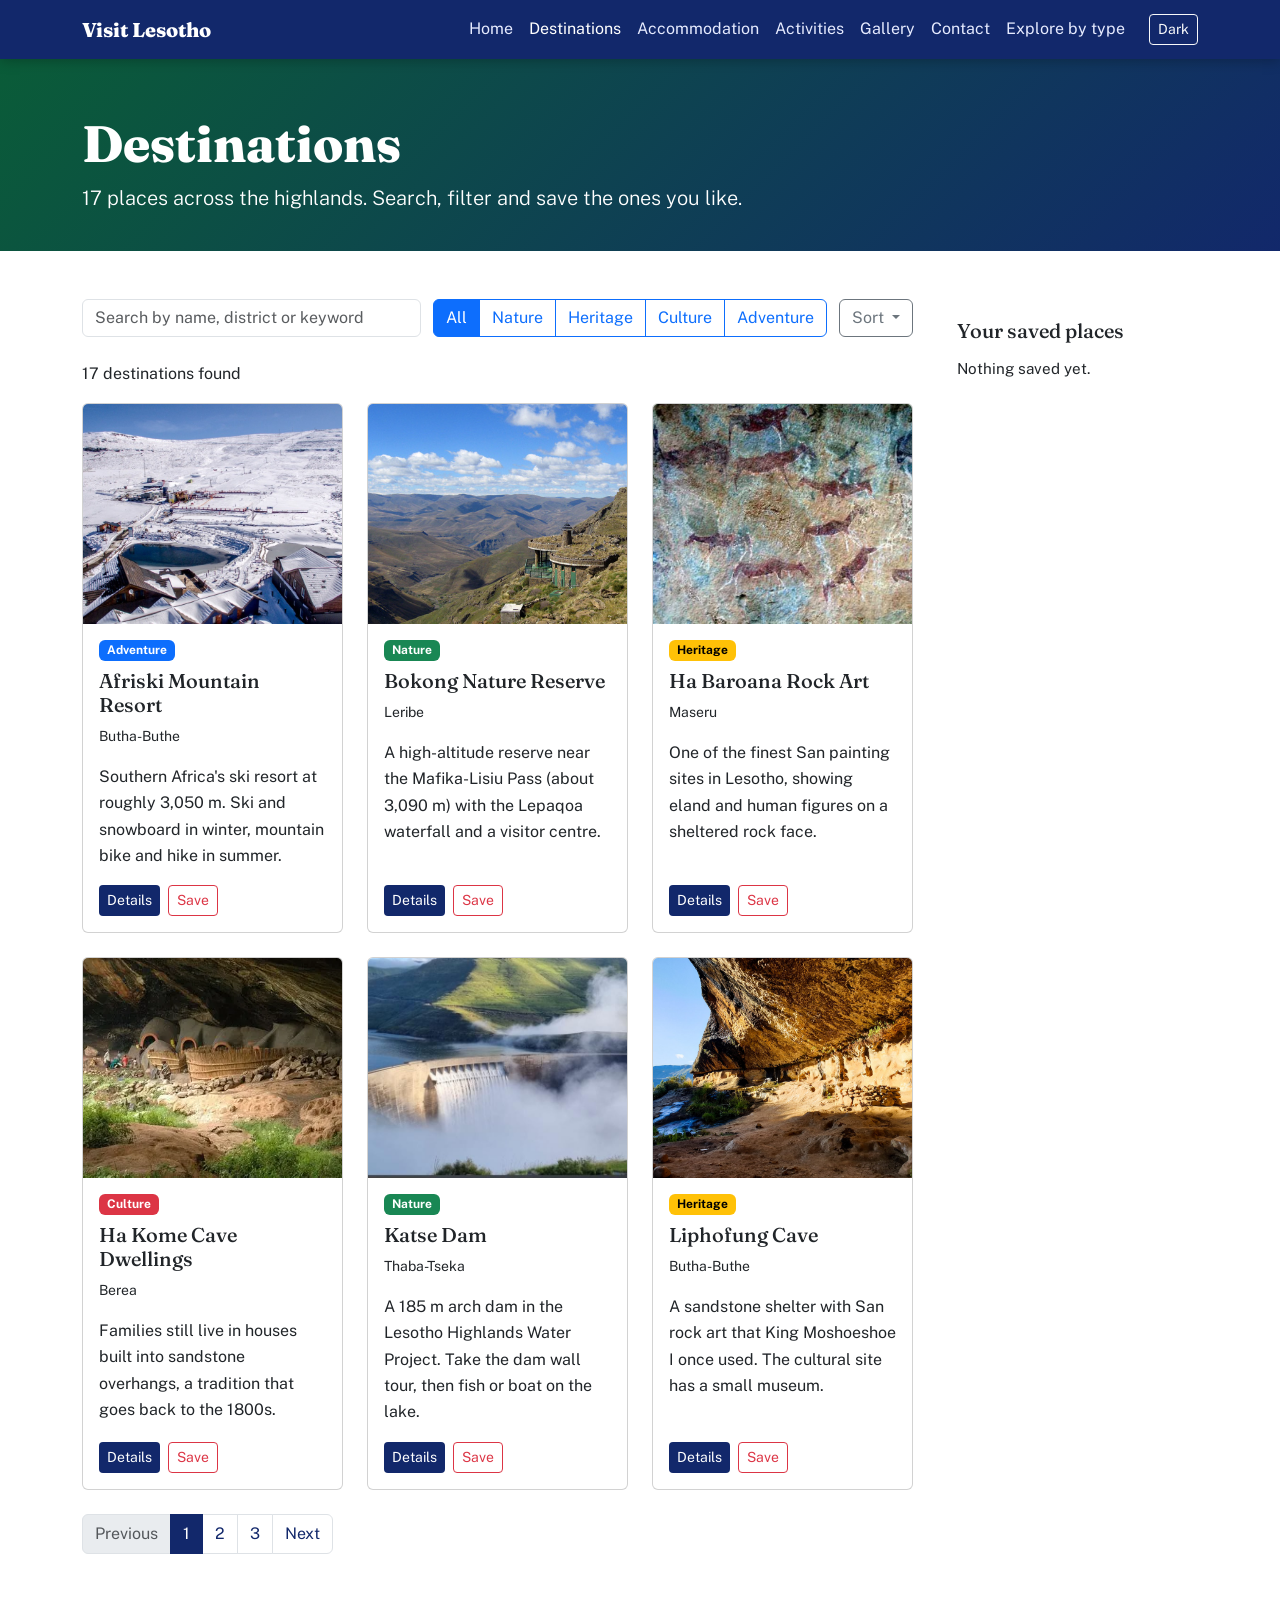
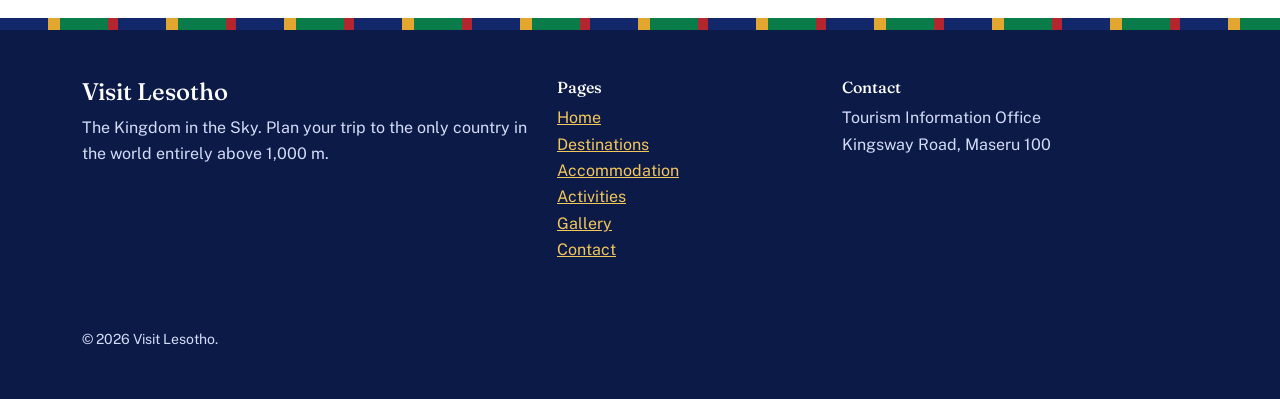
<file: destinations.html>
<!doctype html>
<html lang="en">
  <head>
    <meta charset="utf-8" />
    <meta name="viewport" content="width=device-width, initial-scale=1" />
    <title>Destinations | Visit Lesotho</title>
    <meta
      name="description"
      content="Search and filter every major tourist destination in Lesotho."
    />
    <script src="js/theme.js"></script>
    <link
      href="https://cdn.jsdelivr.net/npm/bootstrap@5.3.3/dist/css/bootstrap.min.css"
      rel="stylesheet"
    />
    <link
      href="https://fonts.googleapis.com/css2?family=Fraunces:opsz,wght@9..144,800&family=Public+Sans:wght@400;600&display=swap"
      rel="stylesheet"
    />
    <link href="css/destinations.css" rel="stylesheet" />
  </head>
  <body>
    <a class="skip-link" href="#main">Skip to content</a>
    <header class="site-header">
      <nav class="navbar navbar-expand-lg navbar-dark" aria-label="Main navigation">
        <div class="container">
          <a class="navbar-brand" href="index.html">Visit <span>Lesotho</span></a>
          <button
            class="navbar-toggler"
            type="button"
            data-bs-toggle="collapse"
            data-bs-target="#menu"
            aria-controls="menu"
            aria-expanded="false"
            aria-label="Toggle navigation"
          >
            <span class="navbar-toggler-icon"></span>
          </button>
          <div class="collapse navbar-collapse" id="menu">
            <ul class="navbar-nav ms-auto align-items-lg-center">
              <li class="nav-item"><a class="nav-link" href="index.html">Home</a></li>
              <li class="nav-item">
                <a class="nav-link active" href="destinations.html" aria-current="page"
                  >Destinations</a
                >
              </li>
              <li class="nav-item">
                <a class="nav-link" href="accommodation.html">Accommodation</a>
              </li>
              <li class="nav-item"><a class="nav-link" href="activities.html">Activities</a></li>
              <li class="nav-item"><a class="nav-link" href="gallery.html">Gallery</a></li>
              <li class="nav-item"><a class="nav-link" href="contact.html">Contact</a></li>
              <li class="nav-item dropdown">
                <a
                  class="nav-link dropdown-toggle"
                  href="#"
                  role="button"
                  data-bs-toggle="dropdown"
                  aria-expanded="false"
                  >Explore by type</a
                >
                <ul class="dropdown-menu dropdown-menu-end">
                  <li><a class="dropdown-item" href="destinations.html?cat=Nature">Nature</a></li>
                  <li>
                    <a class="dropdown-item" href="destinations.html?cat=Heritage">Heritage</a>
                  </li>
                  <li><a class="dropdown-item" href="destinations.html?cat=Culture">Culture</a></li>
                  <li>
                    <a class="dropdown-item" href="destinations.html?cat=Adventure">Adventure</a>
                  </li>
                </ul>
              </li>
              <li class="nav-item">
                <span id="navUser" class="badge text-bg-warning ms-lg-2 d-none"></span>
              </li>
              <li class="nav-item">
                <button
                  id="themeBtn"
                  class="btn btn-sm btn-outline-light ms-lg-3 my-2 my-lg-0"
                  type="button"
                  aria-pressed="false"
                >
                  Dark
                </button>
              </li>
            </ul>
          </div>
        </div>
      </nav>
    </header>
    <main id="main">
      <section class="page-title">
        <div class="container">
          <h1>Destinations</h1>
          <p class="lead mb-0">
            17 places across the highlands. Search, filter and save the ones you like.
          </p>
        </div>
      </section>
      <section>
        <div class="container">
          <div class="row g-4">
            <div class="col-lg-9">
              <div class="toolbar mb-4">
                <label class="visually-hidden" for="q">Search destinations</label
                ><input
                  id="q"
                  type="search"
                  class="form-control"
                  placeholder="Search by name, district or keyword"
                />
                <div class="btn-group flex-wrap" id="cats" role="group" aria-label="Filter by type">
                  <button type="button" class="btn btn-outline-primary active" data-cat="All">
                    All</button
                  ><button type="button" class="btn btn-outline-primary" data-cat="Nature">
                    Nature</button
                  ><button type="button" class="btn btn-outline-primary" data-cat="Heritage">
                    Heritage</button
                  ><button type="button" class="btn btn-outline-primary" data-cat="Culture">
                    Culture</button
                  ><button type="button" class="btn btn-outline-primary" data-cat="Adventure">
                    Adventure
                  </button>
                </div>
                <div class="dropdown">
                  <button
                    class="btn btn-outline-secondary dropdown-toggle"
                    data-bs-toggle="dropdown"
                    aria-expanded="false"
                    type="button"
                  >
                    Sort
                  </button>
                  <ul class="dropdown-menu" id="sort">
                    <li>
                      <button class="dropdown-item" data-sort="az" type="button">Name A - Z</button>
                    </li>
                    <li>
                      <button class="dropdown-item" data-sort="za" type="button">Name Z - A</button>
                    </li>
                    <li>
                      <button class="dropdown-item" data-sort="cat" type="button">By type</button>
                    </li>
                  </ul>
                </div>
              </div>
              <p id="count" class="muted" aria-live="polite"></p>
              <div id="grid" class="row g-4">
            <div class="col-md-6 col-xl-4 dest-col" data-id="afriski" data-cat="Adventure" data-best="Jun - Aug for snow">
              <article class="card dest-card h-100">
                <div class="dest-img">
                  <img src="images/afriski.jpg" alt="Afriski Mountain Resort" loading="lazy" />
                </div>
                <div class="card-body">
                  <span class="badge text-bg-primary align-self-start mb-2">Adventure</span>
                  <h2 class="h5">Afriski Mountain Resort</h2>
                  <p class="small muted">Butha-Buthe</p>
                  <p>Southern Africa's ski resort at roughly 3,050 m. Ski and snowboard in winter, mountain bike and hike in summer.</p>
                  <div class="actions">
                    <button class="btn btn-brand btn-sm" data-open="afriski" type="button">Details</button>
                    <button class="btn btn-outline-danger btn-sm" data-fav="afriski" type="button" aria-pressed="false">Save</button>
                  </div>
                </div>
              </article>
            </div>

            <div class="col-md-6 col-xl-4 dest-col" data-id="bokong" data-cat="Nature" data-best="Oct - Apr">
              <article class="card dest-card h-100">
                <div class="dest-img">
                  <img src="images/bokong nature reserve.jpg" alt="Bokong Nature Reserve" loading="lazy" />
                </div>
                <div class="card-body">
                  <span class="badge text-bg-success align-self-start mb-2">Nature</span>
                  <h2 class="h5">Bokong Nature Reserve</h2>
                  <p class="small muted">Leribe</p>
                  <p>A high-altitude reserve near the Mafika-Lisiu Pass (about 3,090 m) with the Lepaqoa waterfall and a visitor centre.</p>
                  <div class="actions">
                    <button class="btn btn-brand btn-sm" data-open="bokong" type="button">Details</button>
                    <button class="btn btn-outline-danger btn-sm" data-fav="bokong" type="button" aria-pressed="false">Save</button>
                  </div>
                </div>
              </article>
            </div>

            <div class="col-md-6 col-xl-4 dest-col" data-id="ha-baroana" data-cat="Heritage" data-best="Apr - Oct">
              <article class="card dest-card h-100">
                <div class="dest-img">
                  <img src="images/baroana rock art.jpg" alt="Ha Baroana Rock Art" loading="lazy" />
                </div>
                <div class="card-body">
                  <span class="badge text-bg-warning align-self-start mb-2">Heritage</span>
                  <h2 class="h5">Ha Baroana Rock Art</h2>
                  <p class="small muted">Maseru</p>
                  <p>One of the finest San painting sites in Lesotho, showing eland and human figures on a sheltered rock face.</p>
                  <div class="actions">
                    <button class="btn btn-brand btn-sm" data-open="ha-baroana" type="button">Details</button>
                    <button class="btn btn-outline-danger btn-sm" data-fav="ha-baroana" type="button" aria-pressed="false">Save</button>
                  </div>
                </div>
              </article>
            </div>

            <div class="col-md-6 col-xl-4 dest-col" data-id="ha-kome" data-cat="Culture" data-best="Year round">
              <article class="card dest-card h-100">
                <div class="dest-img">
                  <img src="images/kome caves.webp" alt="Ha Kome Cave Dwellings" loading="lazy" />
                </div>
                <div class="card-body">
                  <span class="badge text-bg-danger align-self-start mb-2">Culture</span>
                  <h2 class="h5">Ha Kome Cave Dwellings</h2>
                  <p class="small muted">Berea</p>
                  <p>Families still live in houses built into sandstone overhangs, a tradition that goes back to the 1800s.</p>
                  <div class="actions">
                    <button class="btn btn-brand btn-sm" data-open="ha-kome" type="button">Details</button>
                    <button class="btn btn-outline-danger btn-sm" data-fav="ha-kome" type="button" aria-pressed="false">Save</button>
                  </div>
                </div>
              </article>
            </div>
            <div class="col-md-6 col-xl-4 dest-col" data-id="katse-dam" data-cat="Nature" data-best="Sep - May">
              <article class="card dest-card h-100">
                <div class="dest-img">
                  <img src="images/katse dam.jpg" alt="Katse Dam" loading="lazy" />
                </div>
                <div class="card-body">
                  <span class="badge text-bg-success align-self-start mb-2">Nature</span>
                  <h2 class="h5">Katse Dam</h2>
                  <p class="small muted">Thaba-Tseka</p>
                  <p>A 185 m arch dam in the Lesotho Highlands Water Project. Take the dam wall tour, then fish or boat on the lake.</p>
                  <div class="actions">
                    <button class="btn btn-brand btn-sm" data-open="katse-dam" type="button">Details</button>
                    <button class="btn btn-outline-danger btn-sm" data-fav="katse-dam" type="button" aria-pressed="false">Save</button>
                  </div>
                </div>
              </article>
            </div>
            <div class="col-md-6 col-xl-4 dest-col" data-id="liphofung" data-cat="Heritage" data-best="Year round">
              <article class="card dest-card h-100">
                <div class="dest-img">
                  <img src="images/liphofung caves.jpg" alt="Liphofung Cave" loading="lazy" />
                </div>
                <div class="card-body">
                  <span class="badge text-bg-warning align-self-start mb-2">Heritage</span>
                  <h2 class="h5">Liphofung Cave</h2>
                  <p class="small muted">Butha-Buthe</p>
                  <p>A sandstone shelter with San rock art that King Moshoeshoe I once used. The cultural site has a small museum.</p>
                  <div class="actions">
                    <button class="btn btn-brand btn-sm" data-open="liphofung" type="button">Details</button>
                    <button class="btn btn-outline-danger btn-sm" data-fav="liphofung" type="button" aria-pressed="false">Save</button>
                  </div>
                </div>
              </article>
            </div>

            <div class="col-md-6 col-xl-4 dest-col" data-id="malealea" data-cat="Culture" data-best="Sep - Apr">
              <article class="card dest-card h-100">

                <div class="dest-img">
                  <img src="images/malealea landscape.png" alt="Malealea" loading="lazy" />
                </div>
                <div class="card-body">
                  <span class="badge text-bg-danger align-self-start mb-2">Culture</span>
                  <h2 class="h5">Malealea</h2>
                  <p class="small muted">Mafeteng</p>
                  <p>A village lodge and the starting point for pony treks through the Gates of Paradise Pass. Evenings feature the village choir.</p>
                  <div class="actions">
                    <button class="btn btn-brand btn-sm" data-open="malealea" type="button">Details</button>
                    <button class="btn btn-outline-danger btn-sm" data-fav="malealea" type="button" aria-pressed="false">Save</button>
                  </div>
                </div>
              </article>
            </div>

            <div class="col-md-6 col-xl-4 dest-col" data-id="maletsunyane" data-cat="Nature" data-best="Dec - Mar, when the river is full">
              <article class="card dest-card h-100">
                <div class="dest-img">
                  <img src="images/maletsunyane falls.jpg" alt="Maletsunyane Falls" loading="lazy" />
                </div>
                <div class="card-body">
                  <span class="badge text-bg-success align-self-start mb-2">Nature</span>
                  <h2 class="h5">Maletsunyane Falls</h2>
                  <p class="small muted">Semonkong, Maseru</p>
                  <p>A 192 m single-drop waterfall in the Thaba-Putsoa range. Home of the world's longest commercial single-drop abseil.</p>
                  <div class="actions">
                    <button class="btn btn-brand btn-sm" data-open="maletsunyane" type="button">Details</button>
                    <button class="btn btn-outline-danger btn-sm" data-fav="maletsunyane" type="button" aria-pressed="false">Save</button>
                  </div>
                </div>
              </article>
            </div>

            <div class="col-md-6 col-xl-4 dest-col" data-id="maseru" data-cat="Culture" data-best="Year round">
              <article class="card dest-card h-100">
                <div class="dest-img">
                  <img src="images/maseru city.webp" alt="Maseru and the Basotho Hat" loading="lazy" />
                </div>
                <div class="card-body">
                  <span class="badge text-bg-danger align-self-start mb-2">Culture</span>
                  <h2 class="h5">Maseru and the Basotho Hat</h2>
                  <p class="small muted">Maseru</p>
                  <p>The capital city: craft markets, the Basotho Hat building, restaurants and the gateway to every route in the country.</p>
                  <div class="actions">
                    <button class="btn btn-brand btn-sm" data-open="maseru" type="button">Details</button>
                    <button class="btn btn-outline-danger btn-sm" data-fav="maseru" type="button" aria-pressed="false">Save</button>
                  </div>
                </div>
              </article>
            </div>

            <div class="col-md-6 col-xl-4 dest-col" data-id="mohale-dam" data-cat="Nature" data-best="Sep - May">
              <article class="card dest-card h-100">
                <div class="dest-img">
                  <img src="images/Mohale-Dam.webp" alt="Mohale Dam" loading="lazy" />
                </div>
                <div class="card-body">
                  <span class="badge text-bg-success align-self-start mb-2">Nature</span>
                  <h2 class="h5">Mohale Dam</h2>
                  <p class="small muted">Central Highlands</p>
                  <p>A rockfill dam in a wide highland valley. Quiet viewpoints, fishing and sweeping mountain scenery.</p>
                  <div class="actions">
                    <button class="btn btn-brand btn-sm" data-open="mohale-dam" type="button">Details</button>
                    <button class="btn btn-outline-danger btn-sm" data-fav="mohale-dam" type="button" aria-pressed="false">Save</button>
                  </div>
                </div>
              </article>
            </div>

            <div class="col-md-6 col-xl-4 dest-col" data-id="morija" data-cat="Culture" data-best="Late Sep - Oct for the festival">
              <article class="card dest-card h-100">
                <div class="dest-img">
                  <img src="images/morija moseum and archives.jpg" alt="Morija Museum and Archives" loading="lazy" />
                </div>
                <div class="card-body">
                  <span class="badge text-bg-danger align-self-start mb-2">Culture</span>
                  <h2 class="h5">Morija Museum and Archives</h2>
                  <p class="small muted">Maseru</p>
                  <p>The oldest mission station in Lesotho (1833), with a museum, dinosaur footprints and the annual Morija Arts and Cultural Festival.</p>
                  <div class="actions">
                    <button class="btn btn-brand btn-sm" data-open="morija" type="button">Details</button>
                    <button class="btn btn-outline-danger btn-sm" data-fav="morija" type="button" aria-pressed="false">Save</button>
                  </div>
                </div>
              </article>
            </div>

            <div class="col-md-6 col-xl-4 dest-col" data-id="qiloane" data-cat="Nature" data-best="Nov - Mar">
              <article class="card dest-card h-100">
                <div class="dest-img">
                  <img src="images/qiloane falls.jpg" alt="Qiloane Falls" loading="lazy" />
                </div>
                <div class="card-body">
                  <span class="badge text-bg-success align-self-start mb-2">Nature</span>
                  <h2 class="h5">Qiloane Falls</h2>
                  <p class="small muted">Thaba-Bosiu area, Maseru</p>
                  <p>A waterfall beside Qiloane hill, whose shape inspired the Basotho hat (mokorotlo). A short drive from Thaba-Bosiu.</p>
                  <div class="actions">
                    <button class="btn btn-brand btn-sm" data-open="qiloane" type="button">Details</button>
                    <button class="btn btn-outline-danger btn-sm" data-fav="qiloane" type="button" aria-pressed="false">Save</button>
                  </div>
                </div>
              </article>
            </div>

            <div class="col-md-6 col-xl-4 dest-col" data-id="sani-pass" data-cat="Adventure" data-best="Year round; snow possible Jun - Aug">
              <article class="card dest-card h-100">

                <div class="dest-img">
                  <img src="images/sani pass.jpg" alt="Sani Pass" loading="lazy" />
                </div>
                <div class="card-body">
                  <span class="badge text-bg-primary align-self-start mb-2">Adventure</span>
                  <h2 class="h5">Sani Pass</h2>
                  <p class="small muted">Mokhotlong</p>
                  <p>The highest road pass in southern Africa, a steep 4x4 route to the border with South Africa at about 2,876 m.</p>
                  <div class="actions">
                    <button class="btn btn-brand btn-sm" data-open="sani-pass" type="button">Details</button>
                    <button class="btn btn-outline-danger btn-sm" data-fav="sani-pass" type="button" aria-pressed="false">Save</button>
                  </div>
                </div>
              </article>
            </div>

            <div class="col-md-6 col-xl-4 dest-col" data-id="sehlabathebe" data-cat="Nature" data-best="Sep - May">
              <article class="card dest-card h-100">
                <div class="dest-img">
                  <img src="images/sehlabathebe.jpg" alt="Sehlabathebe National Park" loading="lazy" />
                </div>
                <div class="card-body">
                  <span class="badge text-bg-success align-self-start mb-2">Nature</span>
                  <h2 class="h5">Sehlabathebe National Park</h2>
                  <p class="small muted">Qacha's Nek</p>
                  <p>Remote sandstone arches and rock pools, part of the Maloti-Drakensberg World Heritage Site. Good for trout fishing and quiet hiking.</p>
                  <div class="actions">
                    <button class="btn btn-brand btn-sm" data-open="sehlabathebe" type="button">Details</button>
                    <button class="btn btn-outline-danger btn-sm" data-fav="sehlabathebe" type="button" aria-pressed="false">Save</button>
                  </div>
                </div>
              </article>
            </div>

            <div class="col-md-6 col-xl-4 dest-col" data-id="thaba-bosiu" data-cat="Heritage" data-best="Apr - Oct, cooler for the climb">
              <article class="card dest-card h-100">
              
                <div class="dest-img">
                  <img src="images/thaba-bosiu.webp" alt="Thaba-Bosiu" loading="lazy" />
                </div>
                <div class="card-body">
                  <span class="badge text-bg-warning align-self-start mb-2">Heritage</span>
                  <h2 class="h5">Thaba-Bosiu</h2>
                  <p class="small muted">Maseru</p>
                  <p>The flat-topped mountain fortress where King Moshoeshoe I founded the Basotho nation in 1824. Guided walks cover his grave and the old fortifications.</p>
                  <div class="actions">
                    <button class="btn btn-brand btn-sm" data-open="thaba-bosiu" type="button">Details</button>
                    <button class="btn btn-outline-danger btn-sm" data-fav="thaba-bosiu" type="button" aria-pressed="false">Save</button>
                  </div>
                </div>
              </article>
            </div>

            <div class="col-md-6 col-xl-4 dest-col" data-id="thabana-ntlenyana" data-cat="Adventure" data-best="Oct - Mar">
              <article class="card dest-card h-100">
                <div class="dest-img">
                  <img src="images/thabana ntlenyane.jpg" alt="Thabana Ntlenyana" loading="lazy" />
                </div>
                <div class="card-body">
                  <span class="badge text-bg-primary align-self-start mb-2">Adventure</span>
                  <h2 class="h5">Thabana Ntlenyana</h2>
                  <p class="small muted">Mokhotlong</p>
                  <p>At 3,482 m, the highest peak in southern Africa. A challenging multi-day hike or pony trek from Sani Top.</p>
                  <div class="actions">
                    <button class="btn btn-brand btn-sm" data-open="thabana-ntlenyana" type="button">Details</button>
                    <button class="btn btn-outline-danger btn-sm" data-fav="thabana-ntlenyana" type="button" aria-pressed="false">Save</button>
                  </div>
                </div>
              </article>
            </div>

            <div class="col-md-6 col-xl-4 dest-col" data-id="tsehlanyane" data-cat="Nature" data-best="Oct - Apr">
              <article class="card dest-card h-100">
                <div class="dest-img">
                  <img src="images/tsehlanyane.jpg" alt="Ts'ehlanyane National Park" loading="lazy" />
                </div>
                <div class="card-body">
                  <span class="badge text-bg-success align-self-start mb-2">Nature</span>
                  <h2 class="h5">Ts'ehlanyane National Park</h2>
                  <p class="small muted">Butha-Buthe</p>
                  <p>Indigenous forest, alpine meadows and bearded vultures. Hike, ride horses or camp beside clear mountain streams.</p>
                  <div class="actions">
                    <button class="btn btn-brand btn-sm" data-open="tsehlanyane" type="button">Details</button>
                    <button class="btn btn-outline-danger btn-sm" data-fav="tsehlanyane" type="button" aria-pressed="false">Save</button>
                  </div>
                </div>
              </article>
            </div>
            </div>
              <div id="noResults" class="alert alert-warning" hidden>
                No destinations match. Clear the search or choose All.
              </div>
              <nav id="pager" class="mt-4" aria-label="Destination pages"></nav>
            </div>
            <aside class="col-lg-3" aria-label="Saved destinations">
              <div class="saved">
                <h2 class="h5">Your saved places</h2>
                <ul id="favList" class="list-unstyled mb-0"></ul>
              </div>
            </aside>
          </div>
        </div>
      </section>
      <div
        class="modal fade"
        id="destModal"
        tabindex="-1"
        aria-labelledby="dmTitle"
        aria-hidden="true"
      >
        <div class="modal-dialog modal-lg modal-dialog-centered">
          <div class="modal-content">
            <div class="modal-header">
              <h2 class="modal-title h4" id="dmTitle"></h2>
              <button
                type="button"
                class="btn-close"
                data-bs-dismiss="modal"
                aria-label="Close"
              ></button>
            </div>
            <div class="modal-body">
              <div class="modal-img">
                <img id="dmImg" class="img-fluid rounded mb-3" alt="" />
              </div>
              <p id="dmDesc"></p>
              <p class="mb-0">
                <strong>Where:</strong> <span id="dmWhere"></span><br /><strong>Best time:</strong>
                <span id="dmBest"></span>
              </p>
            </div>
            <div class="modal-footer">
              <button id="dmFav" class="btn btn-outline-danger" type="button"></button
              ><a class="btn btn-straw" href="contact.html">Plan a visit</a>
            </div>
          </div>
        </div>
      </div>
    </main>
    <footer class="site-footer">
      <div class="blanket"></div>
      <div class="container py-5">
        <div class="row g-4">
          <div class="col-md-5">
            <h2 class="h4 text-white">Visit Lesotho</h2>
            <p>
              The Kingdom in the Sky. Plan your trip to the only country in the world entirely above
              1,000 m.
            </p>
          </div>
          <div class="col-6 col-md-3">
            <h3 class="h6 text-white">Pages</h3>
            <ul class="list-unstyled">
              <li><a href="index.html">Home</a></li>
              <li><a href="destinations.html">Destinations</a></li>
              <li><a href="accommodation.html">Accommodation</a></li>
              <li><a href="activities.html">Activities</a></li>
              <li><a href="gallery.html">Gallery</a></li>
              <li><a href="contact.html">Contact</a></li>
            </ul>
          </div>
          <div class="col-6 col-md-4">
            <h3 class="h6 text-white">Contact</h3>
            <address class="mb-0">
              Tourism Information Office<br />Kingsway Road, Maseru 100<br /><a>

            </address>
          </div>
        </div>
        <p class="small mt-4 mb-0">
          &copy; <span id="year"></span> Visit Lesotho.</p>
      </div>
    </footer>
    <button id="toTop" class="btn btn-straw" type="button" aria-label="Back to top" hidden>
      Top
    </button>
    <script src="https://cdn.jsdelivr.net/npm/bootstrap@5.3.3/dist/js/bootstrap.bundle.min.js"></script>
    <script src="js/main.js"></script>
    <script src="js/destinations.js"></script>
  </body>
</html>
</file>
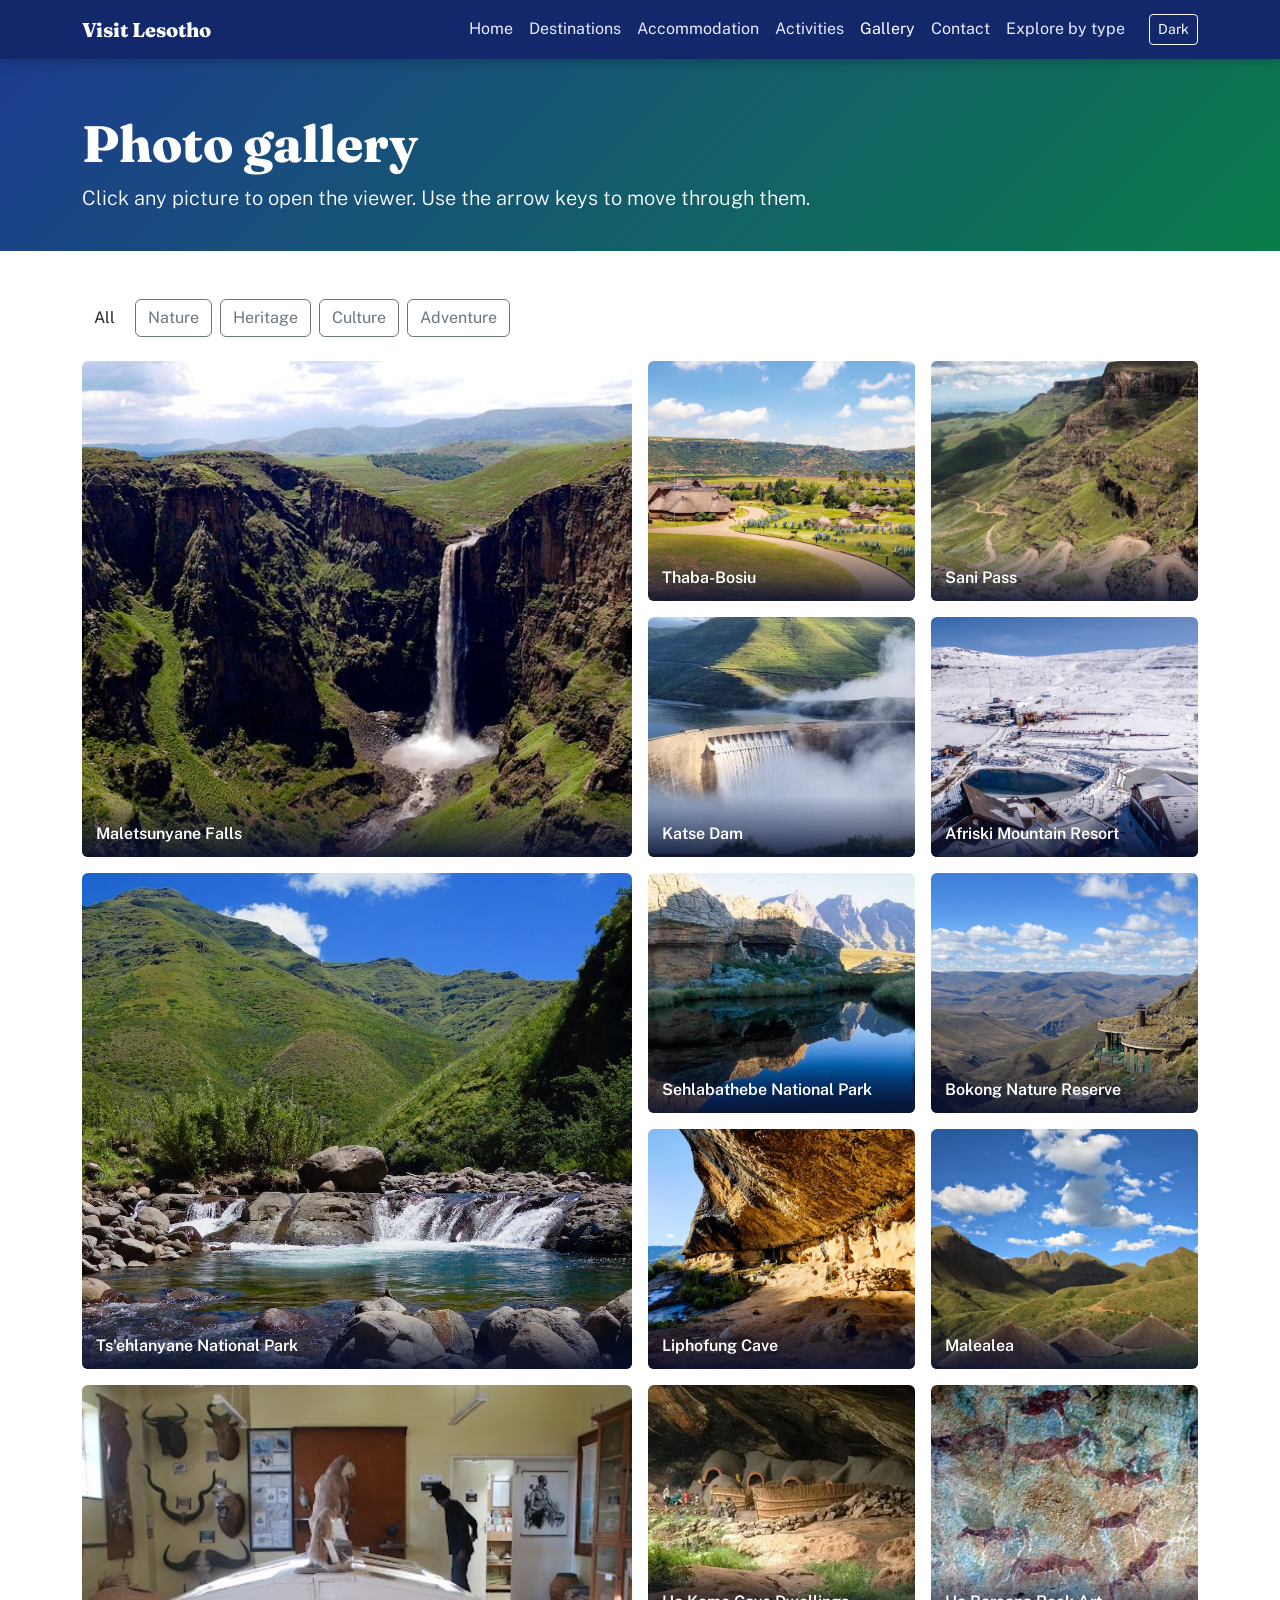
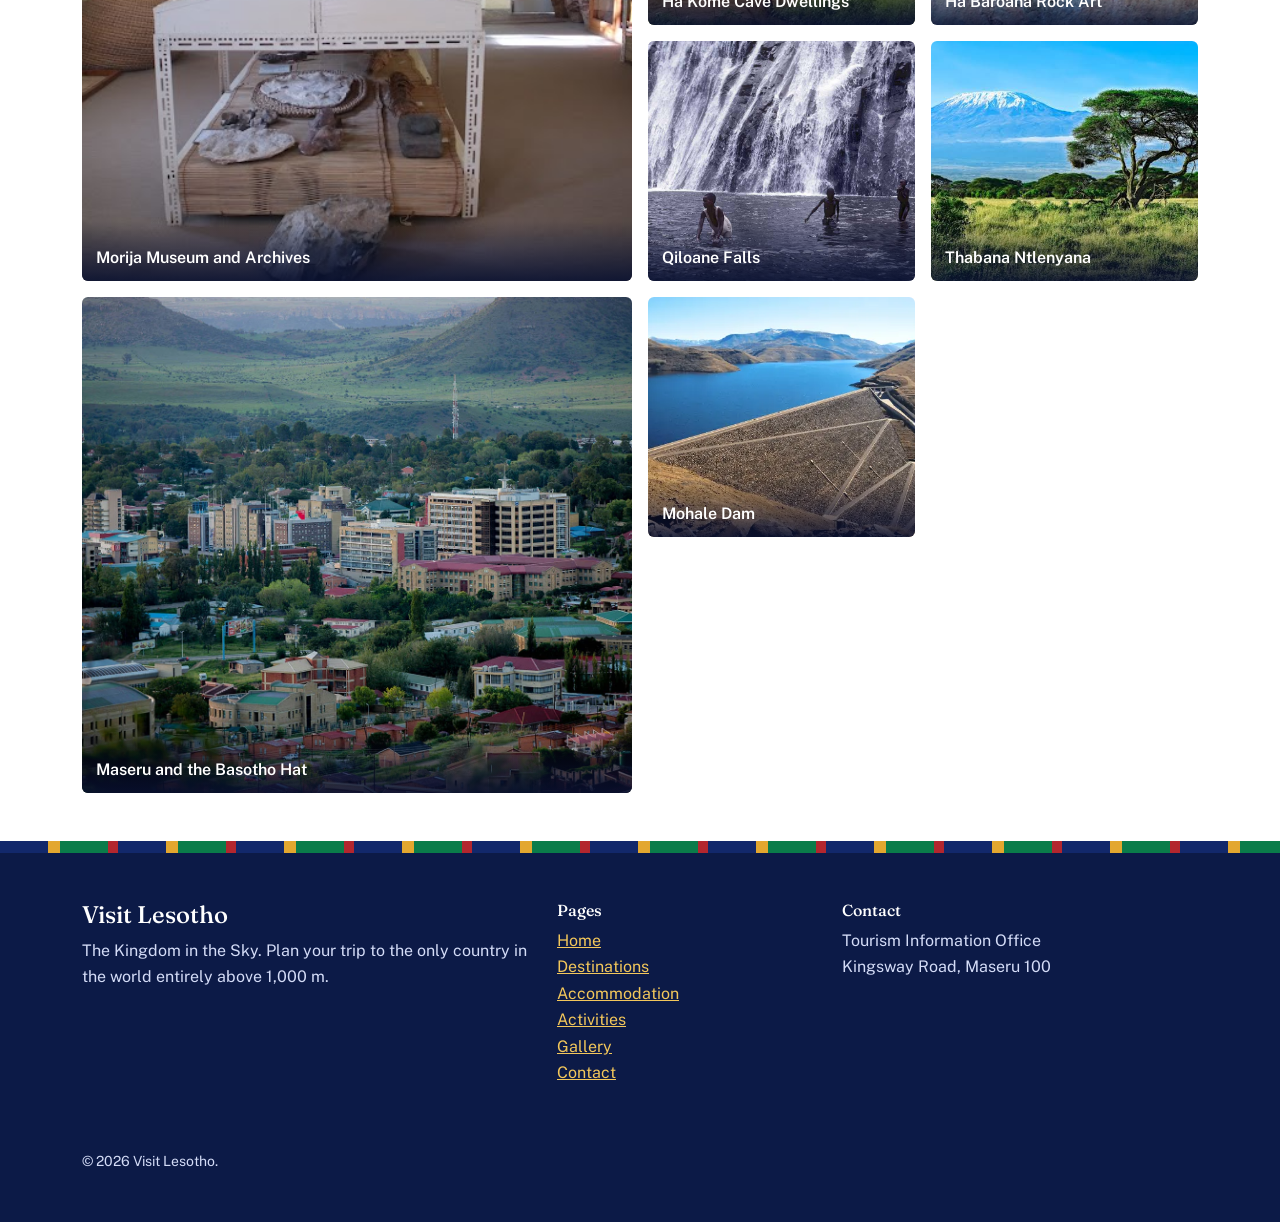
<file: gallery.html>
<!doctype html>
<html lang="en">
  <head>
    <meta charset="utf-8" />
    <meta name="viewport" content="width=device-width, initial-scale=1" />
    <title>Gallery | Visit Lesotho</title>
    <meta
      name="description"
      content="Photo gallery of the best-known places in Lesotho with a lightbox viewer."
    />
    <script src="js/theme.js"></script>
    <link
      href="https://cdn.jsdelivr.net/npm/bootstrap@5.3.3/dist/css/bootstrap.min.css"
      rel="stylesheet"
    />
    <link
      href="https://fonts.googleapis.com/css2?family=Fraunces:opsz,wght@9..144,800&family=Public+Sans:wght@400;600&display=swap"
      rel="stylesheet"
    />
    <link href="css/gallery.css" rel="stylesheet" />
  </head>
  <body>
    <a class="skip-link" href="#main">Skip to content</a>
    <!-- Header and navigation -->
    <header class="site-header">
      <nav class="navbar navbar-expand-lg navbar-dark" aria-label="Main navigation">
        <div class="container">
          <a class="navbar-brand" href="index.html">Visit <span>Lesotho</span></a>
          <button
            class="navbar-toggler"
            type="button"
            data-bs-toggle="collapse"
            data-bs-target="#menu"
            aria-controls="menu"
            aria-expanded="false"
            aria-label="Toggle navigation"
          >
            <span class="navbar-toggler-icon"></span>
          </button>
          <div class="collapse navbar-collapse" id="menu">
            <ul class="navbar-nav ms-auto align-items-lg-center">
              <li class="nav-item"><a class="nav-link" href="index.html">Home</a></li>
              <li class="nav-item">
                <a class="nav-link" href="destinations.html">Destinations</a>
              </li>
              <li class="nav-item">
                <a class="nav-link" href="accommodation.html">Accommodation</a>
              </li>
              <li class="nav-item"><a class="nav-link" href="activities.html">Activities</a></li>
              <li class="nav-item">
                <a class="nav-link active" href="gallery.html" aria-current="page">Gallery</a>
              </li>
              <li class="nav-item"><a class="nav-link" href="contact.html">Contact</a></li>
              <li class="nav-item dropdown">
                <a
                  class="nav-link dropdown-toggle"
                  href="#"
                  role="button"
                  data-bs-toggle="dropdown"
                  aria-expanded="false"
                  >Explore by type</a
                >
                <ul class="dropdown-menu dropdown-menu-end">
                  <li><a class="dropdown-item" href="destinations.html?cat=Nature">Nature</a></li>
                  <li>
                    <a class="dropdown-item" href="destinations.html?cat=Heritage">Heritage</a>
                  </li>
                  <li><a class="dropdown-item" href="destinations.html?cat=Culture">Culture</a></li>
                  <li>
                    <a class="dropdown-item" href="destinations.html?cat=Adventure">Adventure</a>
                  </li>
                </ul>
              </li>
              <li class="nav-item">
                <span id="navUser" class="badge text-bg-warning ms-lg-2 d-none"></span>
              </li>
              <li class="nav-item">
                <button
                  id="themeBtn"
                  class="btn btn-sm btn-outline-light ms-lg-3 my-2 my-lg-0"
                  type="button"
                  aria-pressed="false"
                >
                  Dark
                </button>
              </li>
            </ul>
          </div>
        </div>
      </nav>
    </header>
       <main id="main">
      <section class="page-title">
        <div class="container">
          <h1>Photo gallery</h1>
          <p class="lead mb-0">
            Click any picture to open the viewer. Use the arrow keys to move through them.
          </p>
        </div>
      </section>
      <section>
        <div class="container">
          <div
            class="d-flex flex-wrap gap-2 mb-4"
            id="gFilter"
            role="group"
            aria-label="Filter photos"
          >
            <button class="btn btn-brand active" data-cat="All" type="button">All</button
            ><button class="btn btn-outline-secondary" data-cat="Nature" type="button">
              Nature</button
            ><button class="btn btn-outline-secondary" data-cat="Heritage" type="button">
              Heritage</button
            ><button class="btn btn-outline-secondary" data-cat="Culture" type="button">
              Culture</button
            ><button class="btn btn-outline-secondary" data-cat="Adventure" type="button">
              Adventure
            </button>
          </div>
          <div class="gallery">
            <figure class="g-item wide" data-cat="Nature">
              <button type="button" class="g-btn" aria-label="Open Maletsunyane Falls photo">
                <img
                  src="maletsunyane falls.jpg"
                  alt="Illustrated mountain scene of Maletsunyane Falls"
                  loading="lazy"
                />
              </button>
              <figcaption>Maletsunyane Falls</figcaption>
            </figure>
            <figure class="g-item" data-cat="Heritage">
              <button type="button" class="g-btn" aria-label="Open Thaba-Bosiu photo">
                <img
                  src="thaba-bosiu.webp"
                  alt="Illustrated mountain scene of Thaba-Bosiu"
                  loading="lazy"
                />
              </button>
              <figcaption>Thaba-Bosiu</figcaption>
            </figure>
            <figure class="g-item" data-cat="Adventure">
              <button type="button" class="g-btn" aria-label="Open Sani Pass photo">
                <img
                  src="sani pass.jpg"
                  alt="Illustrated mountain scene of Sani Pass"
                  loading="lazy"
                />
              </button>
              <figcaption>Sani Pass</figcaption>
            </figure>
            <figure class="g-item" data-cat="Nature">
              <button type="button" class="g-btn" aria-label="Open Katse Dam photo">
                <img
                  src="katse dam.jpg"
                  alt="Illustrated mountain scene of Katse Dam"
                  loading="lazy"
                />
              </button>
              <figcaption>Katse Dam</figcaption>
            </figure>
            <figure class="g-item" data-cat="Adventure">
              <button type="button" class="g-btn" aria-label="Open Afriski Mountain Resort photo">
                <img
                  src="afriski.jpg"
                  alt="Illustrated mountain scene of Afriski Mountain Resort"
                  loading="lazy"
                />
              </button>
              <figcaption>Afriski Mountain Resort</figcaption>
            </figure>
            <figure class="g-item wide" data-cat="Nature">
              <button
                type="button"
                class="g-btn"
                aria-label="Open Ts'ehlanyane National Park photo"
              >
                <img
                  src="tsehlanyane.jpg"
                  alt="Illustrated mountain scene of Ts'ehlanyane National Park"
                  loading="lazy"
                />
              </button>
              <figcaption>Ts'ehlanyane National Park</figcaption>
            </figure>
            <figure class="g-item" data-cat="Nature">
              <button
                type="button"
                class="g-btn"
                aria-label="Open Sehlabathebe National Park photo"
              >
                <img
                  src="sehlabathebe.jpg"
                  alt="Illustrated mountain scene of Sehlabathebe National Park"
                  loading="lazy"
                />
              </button>
              <figcaption>Sehlabathebe National Park</figcaption>
            </figure>
            <figure class="g-item" data-cat="Nature">
              <button type="button" class="g-btn" aria-label="Open Bokong Nature Reserve photo">
                <img
                  src="bokong nature reserve.jpg"
                  alt="Illustrated mountain scene of Bokong Nature Reserve"
                  loading="lazy"
                />
              </button>
              <figcaption>Bokong Nature Reserve</figcaption>
            </figure>
            <figure class="g-item" data-cat="Heritage">
              <button type="button" class="g-btn" aria-label="Open Liphofung Cave photo">
                <img
                  src="liphofung caves.jpg"
                  alt="Illustrated mountain scene of Liphofung Cave"
                  loading="lazy"
                />
              </button>
              <figcaption>Liphofung Cave</figcaption>
            </figure>
            <figure class="g-item" data-cat="Culture">
              <button type="button" class="g-btn" aria-label="Open Malealea photo">
                <img
                  src="malealea landscape.png"
                  alt="Illustrated mountain scene of Malealea"
                  loading="lazy"
                />
              </button>
              <figcaption>Malealea</figcaption>
            </figure>
            <figure class="g-item wide" data-cat="Culture">
              <button
                type="button"
                class="g-btn"
                aria-label="Open Morija Museum and Archives photo"
              >
                <img
                  src="morija moseum and archives.jpg"
                  alt="Illustrated mountain scene of Morija Museum and Archives"
                  loading="lazy"
                />
              </button>
              <figcaption>Morija Museum and Archives</figcaption>
            </figure>
            <figure class="g-item" data-cat="Culture">
              <button type="button" class="g-btn" aria-label="Open Ha Kome Cave Dwellings photo">
                <img
                  src="kome caves.webp"
                  alt="Illustrated mountain scene of Ha Kome Cave Dwellings"
                  loading="lazy"
                />
              </button>
              <figcaption>Ha Kome Cave Dwellings</figcaption>
            </figure>
            <figure class="g-item" data-cat="Heritage">
              <button type="button" class="g-btn" aria-label="Open Ha Baroana Rock Art photo">
                <img
                  src="baroana rock art.jpg"
                  alt="Illustrated mountain scene of Ha Baroana Rock Art"
                  loading="lazy"
                />
              </button>
              <figcaption>Ha Baroana Rock Art</figcaption>
            </figure>
            <figure class="g-item" data-cat="Nature">
              <button type="button" class="g-btn" aria-label="Open Qiloane Falls photo">
                <img
                  src="qiloane falls.jpg"
                  alt="Illustrated mountain scene of Qiloane Falls"
                  loading="lazy"
                />
              </button>
              <figcaption>Qiloane Falls</figcaption>
            </figure>
            <figure class="g-item" data-cat="Adventure">
              <button type="button" class="g-btn" aria-label="Open Thabana Ntlenyana photo">
                <img
                  src="thabana ntlenyane.jpg"
                  alt="Illustrated mountain scene of Thabana Ntlenyana"
                  loading="lazy"
                />
              </button>
              <figcaption>Thabana Ntlenyana</figcaption>
            </figure>
            <figure class="g-item wide" data-cat="Culture">
              <button
                type="button"
                class="g-btn"
                aria-label="Open Maseru and the Basotho Hat photo"
              >
                <img
                  src="maseru city.webp"
                  alt="Illustrated mountain scene of Maseru and the Basotho Hat"
                  loading="lazy"
                />
              </button>
              <figcaption>Maseru and the Basotho Hat</figcaption>
            </figure>
            <figure class="g-item" data-cat="Nature">
              <button type="button" class="g-btn" aria-label="Open Mohale Dam photo">
                <img
                  src="Mohale-Dam.webp"
                  alt="Illustrated mountain scene of Mohale Dam"
                  loading="lazy"
                />
              </button>
              <figcaption>Mohale Dam</figcaption>
            </figure>
          </div>
        </div>
      </section>
      <div
        class="modal fade"
        id="lightbox"
        tabindex="-1"
        aria-labelledby="lbTitle"
        aria-hidden="true"
      >
        <div class="modal-dialog modal-xl modal-dialog-centered">
          <div class="modal-content bg-dark text-white">
            <div class="modal-header border-0">
              <h2 class="modal-title h5 text-white" id="lbTitle"></h2>
              <button
                type="button"
                class="btn-close btn-close-white"
                data-bs-dismiss="modal"
                aria-label="Close"
              ></button>
            </div>
            <div class="modal-body text-center">
              <img id="lbImg" class="img-fluid rounded" alt="" />
            </div>
            <div class="modal-footer border-0 justify-content-between">
              <button id="lbPrev" class="btn btn-straw" type="button">Previous</button
              ><span id="lbCount" aria-live="polite"></span
              ><button id="lbNext" class="btn btn-straw" type="button">Next</button>
            </div>
          </div>
        </div>
      </div>
    </main>
    <!-- Footer -->
    <footer class="site-footer">
      <div class="blanket"></div>
      <div class="container py-5">
        <div class="row g-4">
          <div class="col-md-5">
            <h2 class="h4 text-white">Visit Lesotho</h2>
            <p>
              The Kingdom in the Sky. Plan your trip to the only country in the world entirely above
              1,000 m.
            </p>
          </div>
          <div class="col-6 col-md-3">
            <h3 class="h6 text-white">Pages</h3>
            <ul class="list-unstyled">
              <li><a href="index.html">Home</a></li>
              <li><a href="destinations.html">Destinations</a></li>
              <li><a href="accommodation.html">Accommodation</a></li>
              <li><a href="activities.html">Activities</a></li>
              <li><a href="gallery.html">Gallery</a></li>
              <li><a href="contact.html">Contact</a></li>
            </ul>
          </div>
          <div class="col-6 col-md-4">
            <h3 class="h6 text-white">Contact</h3>
            <address class="mb-0">
              Tourism Information Office<br />Kingsway Road, Maseru 100<br /><a>
            </address>
          </div>
        </div>
        <p class="small mt-4 mb-0">
          &copy; <span id="year"></span> Visit Lesotho.</p>
      </div>
    </footer>
    <button id="toTop" class="btn btn-straw" type="button" aria-label="Back to top" hidden>
      Top
    </button>
    <script src="https://cdn.jsdelivr.net/npm/bootstrap@5.3.3/dist/js/bootstrap.bundle.min.js"></script>
    <script src="js/main.js"></script>
    <script src="js/gallery.js"></script>
  </body>
</html>
</file>
<file: css/accommodation.css>
:root {
  brand: #12286b;
  green: #0a7c4a;
  straw: #e3a72f;
    red: #b3262e;
    ink: #1d2433;
    bg: #f4f7fb;
    card: #fff;
    muted: #566075;
    line: #dde3ee;
}
[data-bs-theme="dark"] {
    brand: #a9bcff;
    ink: #e8ecf5;
    bg: #0e1322;
  card: #182038;
  muted: #a6b0c8;
  line: #2b3556;
}
body {
  font-family: "Public Sans", system-ui, sans-serif;
  background: var(--bg);
  color: var(--ink);
  line-height: 1.65;
}
h1,
h2,
h3,
h4,
h5 {
  font-family: "Fraunces", Georgia, serif;
  font-weight: 800;
  color: var(brand);
  line-height: 1.15;
}
.muted {
  color: var(muted);
}
.skip-link {
  position: absolute;
  left: -999px;
  top: 0;
  background: var(straw);
  color: #000;
  padding: 0.5rem 1rem;
  z-index: 2000;
}
.skip-link:focus {
  left: 0;
}
:focus-visible {
  outline: 3px solid var(straw);
  outline-offset: 2px;
}
.site-header .navbar {
  background: #12286b;
  box-shadow: 0 2px 12px rgba(0, 0, 0, 0.25);
}
.navbar-brand {
  font-family: "Fraunces", serif;
  font-weight: 800;
  color: #fff !important;
}
.navbar-brand span {
  color: var(straw);
}
.navbar .nav-link {
  color: #e6ebff;
  position: relative;
  transition: color 0.2s;
}
.navbar .nav-link::after {
  content: "";
  position: absolute;
  left: 0.5rem;
  right: 0.5rem;
  bottom: 2px;
  height: 2px;
  background: var(straw);
  transform: scaleX(0);
  transition: transform 0.25s;
}
.navbar .nav-link:hover,
.navbar .nav-link.active {
  color: #fff;
}
.navbar .nav-link:hover::after,
.navbar .nav-link.active::after {
  transform: scaleX(1);
}
.blanket {
  height: 12px;
  background: repeating-linear-gradient(
    90deg,
    #12286b 0 48px,
    #e3a72f 48px 60px,
    #0a7c4a 60px 108px,
    #b3262e 108px 118px
  );
}
.btn-straw {
  background: var(straw);
  color: #1d2433;
  font-weight: 600;
  border: 0;
  border-radius: 4px;
  transition:
    transform 0.2s,
    box-shadow 0.2s,
    background 0.2s;
}
.btn-straw:hover {
  background: #f0b63f;
  color: #1d2433;
  transform: translateY(-2px);
  box-shadow: 0 6px 14px rgba(0, 0, 0, 0.2);
}
.btn-brand {
  background: #12286b;
  color: #fff;
  border: 0;
  border-radius: 4px;
  transition: background 0.2s;
}
.btn-brand:hover {
  background: #1d3c8f;
  color: #fff;
}
.card {
  background: var(card);
  color: var(--ink);
  border: 1px solid var(line);
  border-radius: 6px;
  overflow: hidden;
  transition:
    transform 0.25s,
    box-shadow 0.25s;
}
.card:hover {
  transform: translateY(-4px);
  box-shadow: 0 10px 24px rgba(10, 20, 60, 0.18);
}
.card img {
  aspect-ratio: 16/10;
  object-fit: cover;
}
.page-title {
  padding: 3.5rem 0 2.25rem;
  color: #fff;
}
.page-title h1 {
  color: #fff;
  font-size: clamp(2rem, 5vw, 3.2rem);
}
section {
  padding: 3rem 0;
}
.table {
  bs-table-bg: var(card);
  bs-table-color: var(ink);
}
.site-footer {
  background: #0c1a47;
  color: #d4dcf7;
}
.site-footer a {
  color: #f3c75b;
}
.site-footer address {
  font-style: normal;
}
#toTop {
  position: fixed;
  right: 1rem;
  bottom: 1rem;
  z-index: 1000;
  box-shadow: 0 4px 12px rgba(0, 0, 0, 0.3);
}
@media (prefers-reduced-motion: reduce) {
  {
    transition: none !important;
    animation: none !important;
  }
}
.page-title {
  background: linear-gradient(135deg, #12286b, #6b2fa0 140%);
}
.price {
  font-family: "Fraunces", serif;
  font-size: 1.4rem;
  color: var(brand);
  font-weight: 800;
}
.card .badge {
  border-radius: 2px;
}
caption {
  caption-side: top;
  color: var(muted);
}
.table th[scope="row"] {
  color: var(brand);
}
</file>
<file: css/activities.css>
:root {
  brand: #12286b;
  green: #0a7c4a;
  straw: #e3a72f;
  red: #b3262e;
  ink: #1d2433;
  bg: #f4f7fb;
  card: #fff;
  muted: #566075;
  line: #dde3ee;
}
[data-bs-theme="dark"] {
  brand: #a9bcff;
  ink: #e8ecf5;
  bg: #0e1322;
  card: #182038;
  muted: #a6b0c8;
  line: #2b3556;
}
body {
  font-family: "Public Sans", system-ui, sans-serif;
  background: var(bg);
  color: var(ink);
  line-height: 1.65;
}
h1,
h2,
h3,
h4,
h5 {
  font-family: "Fraunces", Georgia, serif;
  font-weight: 800;
  color: var(--brand);
  line-height: 1.15;
}
.muted {
  color: var(muted);
}
.skip-link {
  position: absolute;
  left: -999px;
  top: 0;
  background: var(straw);
  color: #000;
  padding: 0.5rem 1rem;
  z-index: 2000;
}
.skip-link:focus {
  left: 0;
}
:focus-visible {
  outline: 3px solid var(straw);
  outline-offset: 2px;
}
.site-header .navbar {
  background: #12286b;
  box-shadow: 0 2px 12px rgba(0, 0, 0, 0.25);
}
.navbar-brand {
  font-family: "Fraunces", serif;
  font-weight: 800;
  color: #fff !important;
}
.navbar-brand span {
  color: var(straw);
}
.navbar .nav-link {
  color: #e6ebff;
  position: relative;
  transition: color 0.2s;
}
.navbar .nav-link::after {
  content: "";
  position: absolute;
  left: 0.5rem;
  right: 0.5rem;
  bottom: 2px;
  height: 2px;
  background: var(straw);
  transform: scaleX(0);
  transition: transform 0.25s;
}
.navbar .nav-link:hover,
.navbar .nav-link.active {
  color: #fff;
}
.navbar .nav-link:hover::after,
.navbar .nav-link.active::after {
  transform: scaleX(1);
}
.blanket {
  height: 12px;
  background: repeating-linear-gradient(
    90deg,
    #12286b 0 48px,
    #e3a72f 48px 60px,
    #0a7c4a 60px 108px,
    #b3262e 108px 118px
  );
}
.btn-straw {
  background: var(straw);
  color: #1d2433;
  font-weight: 600;
  border: 0;
  border-radius: 4px;
  transition:
    transform 0.2s,
    box-shadow 0.2s,
    background 0.2s;
}
.btn-straw:hover {
  background: #f0b63f;
  color: #1d2433;
  transform: translateY(-2px);
  box-shadow: 0 6px 14px rgba(0, 0, 0, 0.2);
}
.btn-brand {
  background: #12286b;
  color: #fff;
  border: 0;
  border-radius: 4px;
  transition: background 0.2s;
}
.btn-brand:hover {
  background: #1d3c8f;
  color: #fff;
}
.card {
  background: var(card);
  color: var(ink);
  border: 1px solid var(line);
  border-radius: 6px;
  overflow: hidden;
  transition:
    transform 0.25s,
    box-shadow 0.25s;
}
.card:hover {
  transform: translateY(-4px);
  box-shadow: 0 10px 24px rgba(10, 20, 60, 0.18);
}
.card img {
  aspect-ratio: 16/10;
  object-fit: cover;
}
.page-title {
  padding: 3.5rem 0 2.25rem;
  color: #fff;
}
.page-title h1 {
  color: #fff;
  font-size: clamp(2rem, 5vw, 3.2rem);
}
section {
  padding: 3rem 0;
}
.table {
  bs-table-bg: var(card);
  bs-table-color: var(ink);
}
.site-footer {
  background: #0c1a47;
  color: #d4dcf7;
}
.site-footer a {
  color: #f3c75b;
}
.site-footer address {
  font-style: normal;
}
#toTop {
  position: fixed;
  right: 1rem;
  bottom: 1rem;
  z-index: 1000;
  box-shadow: 0 4px 12px rgba(0, 0, 0, 0.3);
}
@media (prefers-reduced-motion: reduce) {
   {
    transition: none !important;
    animation: none !important;
  }
}
.page-title {
  background: linear-gradient(135deg, #8a2230, #12286b);
}
.act {
  border-top: 5px solid var(green);
}
.estimator {
  position: sticky;
  top: 1rem;
  background: var(card);
  border: 1px solid var(line);
  border-top: 8px solid var(straw);
  padding: 1.5rem;
  border-radius: 6px;
}
.form-check {
  padding-block: 0.2rem;
}
</file>
<file: css/contact.css>
:root {
  brand: #12286b;
  green: #0a7c4a;
  straw: #e3a72f;
  red: #b3262e;
  ink: #1d2433;
  bg: #f4f7fb;
  card: #fff;
  muted: #566075;
  line: #dde3ee;
}
[data-bs-theme="dark"] {
  brand: #a9bcff;
  ink: #e8ecf5;
  bg: #0e1322;
  card: #182038;
  muted: #a6b0c8;
  line: #2b3556;
}
body {
  font-family: "Public Sans", system-ui, sans-serif;
  background: var(--bg);
  color: var(--ink);
  line-height: 1.65;
}
h1,
h2,
h3,
h4,
h5 {
  font-family: "Fraunces", Georgia, serif;
  font-weight: 800;
  color: var(--brand);
  line-height: 1.15;
}
.muted {
  color: var(muted);
}
.skip-link {
  position: absolute;
  left: -999px;
  top: 0;
  background: var(straw);
  color: #000;
  padding: 0.5rem 1rem;
  z-index: 2000;
}
.skip-link:focus {
  left: 0;
}
:focus-visible {
  outline: 3px solid var(straw);
  outline-offset: 2px;
}
.site-header .navbar {
  background: #12286b;
  box-shadow: 0 2px 12px rgba(0, 0, 0, 0.25);
}
.navbar-brand {
  font-family: "Fraunces", serif;
  font-weight: 800;
  color: #fff !important;
}
.navbar-brand span {
  color: var(straw);
}
.navbar .nav-link {
  color: #e6ebff;
  position: relative;
  transition: color 0.2s;
}
.navbar .nav-link::after {
  content: "";
  position: absolute;
  left: 0.5rem;
  right: 0.5rem;
  bottom: 2px;
  height: 2px;
  background: var(straw);
  transform: scaleX(0);
  transition: transform 0.25s;
}
.navbar .nav-link:hover,
.navbar .nav-link.active {
  color: #fff;
}
.navbar .nav-link:hover::after,
.navbar .nav-link.active::after {
  transform: scaleX(1);
}
.blanket {
  height: 12px;
  background: repeating-linear-gradient(
    90deg,
    #12286b 0 48px,
    #e3a72f 48px 60px,
    #0a7c4a 60px 108px,
    #b3262e 108px 118px
  );
}
.btn-straw {
  background: var(straw);
  color: #1d2433;
  font-weight: 600;
  border: 0;
  border-radius: 4px;
  transition:
    transform 0.2s,
    box-shadow 0.2s,
    background 0.2s;
}
.btn-straw:hover {
  background: #f0b63f;
  color: #1d2433;
  transform: translateY(-2px);
  box-shadow: 0 6px 14px rgba(0, 0, 0, 0.2);
}
.btn-brand {
  background: #12286b;
  color: #fff;
  border: 0;
  border-radius: 4px;
  transition: background 0.2s;
}
.btn-brand:hover {
  background: #1d3c8f;
  color: #fff;
}
.card {
  background: var(card);
  color: var(ink);
  border: 1px solid var(line);
  border-radius: 6px;
  overflow: hidden;
  transition:
    transform 0.25s,
    box-shadow 0.25s;
}
.card:hover {
  transform: translateY(-4px);
  box-shadow: 0 10px 24px rgba(10, 20, 60, 0.18);
}
.card img {
  aspect-ratio: 16/10;
  object-fit: cover;
}
.page-title {
  padding: 3.5rem 0 2.25rem;
  color: #fff;
}
.page-title h1 {
  color: #fff;
  font-size: clamp(2rem, 5vw, 3.2rem);
}
section {
  padding: 3rem 0;
}
.table {
  bs-table-bg: var(card);
  bs-table-color: var(ink);
}
.site-footer {
  background: #0c1a47;
  color: #d4dcf7;
}
.site-footer a {
  color: #f3c75b;
}
.site-footer address {
  font-style: normal;
}
#toTop {
  position: fixed;
  right: 1rem;
  bottom: 1rem;
  z-index: 1000;
  box-shadow: 0 4px 12px rgba(0, 0, 0, 0.3);
}
@media (prefers-reduced-motion: reduce) {
 {
    transition: none !important;
    animation: none !important;
  }
}
.page-title {
  background: linear-gradient(135deg, #12286b, #b3262e 160%);
}
.panel {
  background: var(card);
  border: 1px solid var(line);
  border-top: 6px solid var(green);
  border-radius: 6px;
  padding: 1.5rem;
}
.estimate {
  background: rgba(227, 167, 47, 0.18);
  border-left: 6px solid var(--straw);
  padding: 0.9rem 1rem;
  font-size: 1.15rem;
}
.estimate strong {
  font-family: "Fraunces", serif;
  color: var(brand);
  font-size: 1.6rem;
}
.modal-content {
  background: var(card);
  color: var(ink);
}
#bkTable td,
#bkTable th {
  vertical-align: middle;
}
</file>
<file: css/destinations.css>
:root {
  brand: #12286b;
  green: #0a7c4a;
  straw: #e3a72f;
  red: #b3262e;
  ink: #1d2433;
  bg: #f4f7fb;
  card: #fff;
  muted: #566075;
  line: #dde3ee;
}
[data-bs-theme="dark"] {
  brand: #a9bcff;
  ink: #e8ecf5;
  bg: #0e1322;
  card: #182038;
  muted: #a6b0c8;
  line: #2b3556;
}
body {
  font-family: "Public Sans", system-ui, sans-serif;
  background: var(bg);
  color: var(ink);
  line-height: 1.65;
}
h1,
h2,
h3,
h4,
h5 {
  font-family: "Fraunces", Georgia, serif;
  font-weight: 800;
  color: var(--brand);
  line-height: 1.15;
}
.muted {
  color: var(muted);
}
.skip-link {
  position: absolute;
  left: -999px;
  top: 0;
  background: var(straw);
  color: #000;
  padding: 0.5rem 1rem;
  z-index: 2000;
}
.skip-link:focus {
  left: 0;
}
:focus-visible {
  outline: 3px solid var(straw);
  outline-offset: 2px;
}
.site-header .navbar {
  background: #12286b;
  box-shadow: 0 2px 12px rgba(0, 0, 0, 0.25);
}
.navbar-brand {
  font-family: "Fraunces", serif;
  font-weight: 800;
  color: #fff !important;
}
.navbar-brand span {
  color: var(straw);
}
.navbar .nav-link {
  color: #e6ebff;
  position: relative;
  transition: color 0.2s;
}
.navbar .nav-link::after {
  content: "";
  position: absolute;
  left: 0.5rem;
  right: 0.5rem;
  bottom: 2px;
  height: 2px;
  background: var(straw);
  transform: scaleX(0);
  transition: transform 0.25s;
}
.navbar .nav-link:hover,
.navbar .nav-link.active {
  color: #fff;
}
.navbar .nav-link:hover::after,
.navbar .nav-link.active::after {
  transform: scaleX(1);
}
.blanket {
  height: 12px;
  background: repeating-linear-gradient(
    90deg,
    #12286b 0 48px,
    #e3a72f 48px 60px,
    #0a7c4a 60px 108px,
    #b3262e 108px 118px
  );
}
.btn-straw {
  background: var(straw);
  color: #1d2433;
  font-weight: 600;
  border: 0;
  border-radius: 4px;
  transition:
    transform 0.2s,
    box-shadow 0.2s,
    background 0.2s;
}
.btn-straw:hover {
  background: #f0b63f;
  color: #1d2433;
  transform: translateY(-2px);
  box-shadow: 0 6px 14px rgba(0, 0, 0, 0.2);
}
.btn-brand {
  background: #12286b;
  color: #fff;
  border: 0;
  border-radius: 4px;
  transition: background 0.2s;
}
.btn-brand:hover {
  background: #1d3c8f;
  color: #fff;
}
.card {
  background: var(card);
  color: var(ink);
  border: 1px solid var(line);
  border-radius: 6px;
  overflow: hidden;
  transition:
    transform 0.25s,
    box-shadow 0.25s;
}
.card:hover {
  transform: translateY(-4px);
  box-shadow: 0 10px 24px rgba(10, 20, 60, 0.18);
}
.card img {
  aspect-ratio: 16/10;
  object-fit: cover;
}
.page-title {
  padding: 3.5rem 0 2.25rem;
  color: #fff;
}
.page-title h1 {
  color: #fff;
  font-size: clamp(2rem, 5vw, 3.2rem);
}
section {
  padding: 3rem 0;
}
.table {
  bs-table-bg: var(card);
  bs-table-color: var(ink);
}
.site-footer {
  background: #0c1a47;
  color: #d4dcf7;
}
.site-footer a {
  color: #f3c75b;
}
.site-footer address {
  font-style: normal;
}
#toTop {
  position: fixed;
  right: 1rem;
  bottom: 1rem;
  z-index: 1000;
  box-shadow: 0 4px 12px rgba(0, 0, 0, 0.3);
}
@media (prefers-reduced-motion: reduce) {
   {
    transition: none !important;
    animation: none !important;
  }
}
.page-title {
  background: linear-gradient(135deg, #0a5c38, #12286b);
}
.toolbar {
  display: grid;
  grid-template-columns: 1fr;
  gap: 0.75rem;
}
@media (min-width: 768px) {
  .toolbar {
    grid-template-columns: 1fr auto auto;
  }
}
.saved {
  position: sticky;
  top: 1rem;
  background: var(--card);
  border-left: 6px solid var(--straw);
  padding: 1.25rem;
  border-radius: 6px;
}
.saved li {
  display: flex;
  justify-content: space-between;
  gap: 0.5rem;
  padding: 0.35rem 0;
  border-bottom: 1px solid var(line);
  font-size: 0.95rem;
}
[hidden] {
  display: none !important;
}
.dest-img {
  width: 100%;
  height: 220px;
  overflow: hidden;
  background: var(line);
}
.dest-img img {
  display: block;
  width: 100%;
  height: 100%;
  aspect-ratio: auto;
  object-fit: cover;      }
.modal-img {
  width: 100%;
  max-height: 420px;
  overflow: hidden;
  border-radius: 6px;
  margin-bottom: 1rem;
}
.modal-img img {
  display: block;
  width: 100%;
  max-height: 420px;
  object-fit: cover;
}
.dest-card .card-body {
  display: flex;
  flex-direction: column;
}
.dest-card .actions {
  margin-top: auto;
  display: flex;
  gap: 0.5rem;
}
.page-link {
  color: #12286b;
}
.active > .page-link {
  background: #12286b;
  border-color: #12286b;
}
</file>
<file: css/gallery.css>
:root {
  brand: #12286b;
  green: #0a7c4a;
  straw: #e3a72f;
  red: #b3262e;
  ink: #1d2433;
  bg: #f4f7fb;
  card: #fff;
  muted: #566075;
  line: #dde3ee;
}
[data-bs-theme="dark"] {
  brand: #a9bcff;
  ink: #e8ecf5;
  bg: #0e1322;
  card: #182038;
  muted: #a6b0c8;
  line: #2b3556;
}
body {
  font-family: "Public Sans", system-ui, sans-serif;
  background: var(bg);
  color: var(ink);
  line-height: 1.65;
}
h1,
h2,
h3,
h4,
h5 {
  font-family: "Fraunces", Georgia, serif;
  font-weight: 800;
  color: var(brand);
  line-height: 1.15;
}
.muted {
  color: var(muted);
}
.skip-link {
  position: absolute;
  left: -999px;
  top: 0;
  background: var(straw);
  color: #000;
  padding: 0.5rem 1rem;
  z-index: 2000;
}
.skip-link:focus {
  left: 0;
}
:focus-visible {
  outline: 3px solid var(straw);
  outline-offset: 2px;
}
.site-header .navbar {
  background: #12286b;
  box-shadow: 0 2px 12px rgba(0, 0, 0, 0.25);
}
.navbar-brand {
  font-family: "Fraunces", serif;
  font-weight: 800;
  color: #fff !important;
}
.navbar-brand span {
  color: var(straw);
}
.navbar .nav-link {
  color: #e6ebff;
  position: relative;
  transition: color 0.2s;
}
.navbar .nav-link::after {
  content: "";
  position: absolute;
  left: 0.5rem;
  right: 0.5rem;
  bottom: 2px;
  height: 2px;
  background: var(straw);
  transform: scaleX(0);
  transition: transform 0.25s;
}
.navbar .nav-link:hover,
.navbar .nav-link.active {
  color: #fff;
}
.navbar .nav-link:hover::after,
.navbar .nav-link.active::after {
  transform: scaleX(1);
}
.blanket {
  height: 12px;
  background: repeating-linear-gradient(
    90deg,
    #12286b 0 48px,
    #e3a72f 48px 60px,
    #0a7c4a 60px 108px,
    #b3262e 108px 118px
  );
}
.btn-straw {
  background: var(straw);
  color: #1d2433;
  font-weight: 600;
  border: 0;
  border-radius: 4px;
  transition:
    transform 0.2s,
    box-shadow 0.2s,
    background 0.2s;
}
.btn-straw:hover {
  background: #f0b63f;
  color: #1d2433;
  transform: translateY(-2px);
  box-shadow: 0 6px 14px rgba(0, 0, 0, 0.2);
}
.btn-brand {
  background: #12286b;
  color: #fff;
  border: 0;
  border-radius: 4px;
  transition: background 0.2s;
}
.btn-brand:hover {
  background: #1d3c8f;
  color: #fff;
}
.card {
  background: var(card);
  color: var(ink);
  border: 1px solid var(line);
  border-radius: 6px;
  overflow: hidden;
  transition:
    transform 0.25s,
    box-shadow 0.25s;
}
.card:hover {
  transform: translateY(-4px);
  box-shadow: 0 10px 24px rgba(10, 20, 60, 0.18);
}
.card img {
  aspect-ratio: 16/10;
  object-fit: cover;
}
.page-title {
  padding: 3.5rem 0 2.25rem;
  color: #fff;
}
.page-title h1 {
  color: #fff;
  font-size: clamp(2rem, 5vw, 3.2rem);
}
section {
  padding: 3rem 0;
}
.table {
  bs-table-bg: var(card);
  bs-table-color: var(ink);
}
.site-footer {
  background: #0c1a47;
  color: #d4dcf7;
}
.site-footer a {
  color: #f3c75b;
}
.site-footer address {
  font-style: normal;
}
#toTop {
  position: fixed;
  right: 1rem;
  bottom: 1rem;
  z-index: 1000;
  box-shadow: 0 4px 12px rgba(0, 0, 0, 0.3);
}
@media (prefers-reduced-motion: reduce) {
  * {
    transition: none !important;
    animation: none !important;
  }
}
.page-title {
  background: linear-gradient(135deg, #1d3c8f, #0a7c4a);
}
.gallery {
  display: grid;
  grid-template-columns: repeat(auto-fill, minmax(230px, 1fr));
  grid-auto-rows: 240px;
  gap: 1rem;
  grid-auto-flow: dense;
}
.g-item {
  margin: 0;
  height: 100%;
  position: relative;
  overflow: hidden;
  border-radius: 6px;
  background: var(card);
}
.g-item.wide {
  grid-column: span 2;
  grid-row: span 2;
}
@media (max-width: 520px) {
  .g-item.wide {
    grid-column: span 1;
    grid-row: span 1;
  }
}
.g-btn {
  display: block;
  width: 100%;
  height: 100%;
  padding: 0;
  border: 0;
  background: none;
}
.g-item img {
  width: 100%;
  height: 100%;
  object-fit: cover;
  transition: transform 0.4s;
}
.g-item:hover img {
  transform: scale(1.07);
}
.g-item figcaption {
  position: absolute;
  left: 0;
  right: 0;
  bottom: 0;
  padding: 1.5rem 0.9rem 0.6rem;
  color: #fff;
  font-weight: 600;
  background: linear-gradient(transparent, rgba(8, 16, 48, 0.88));
}
</file>
